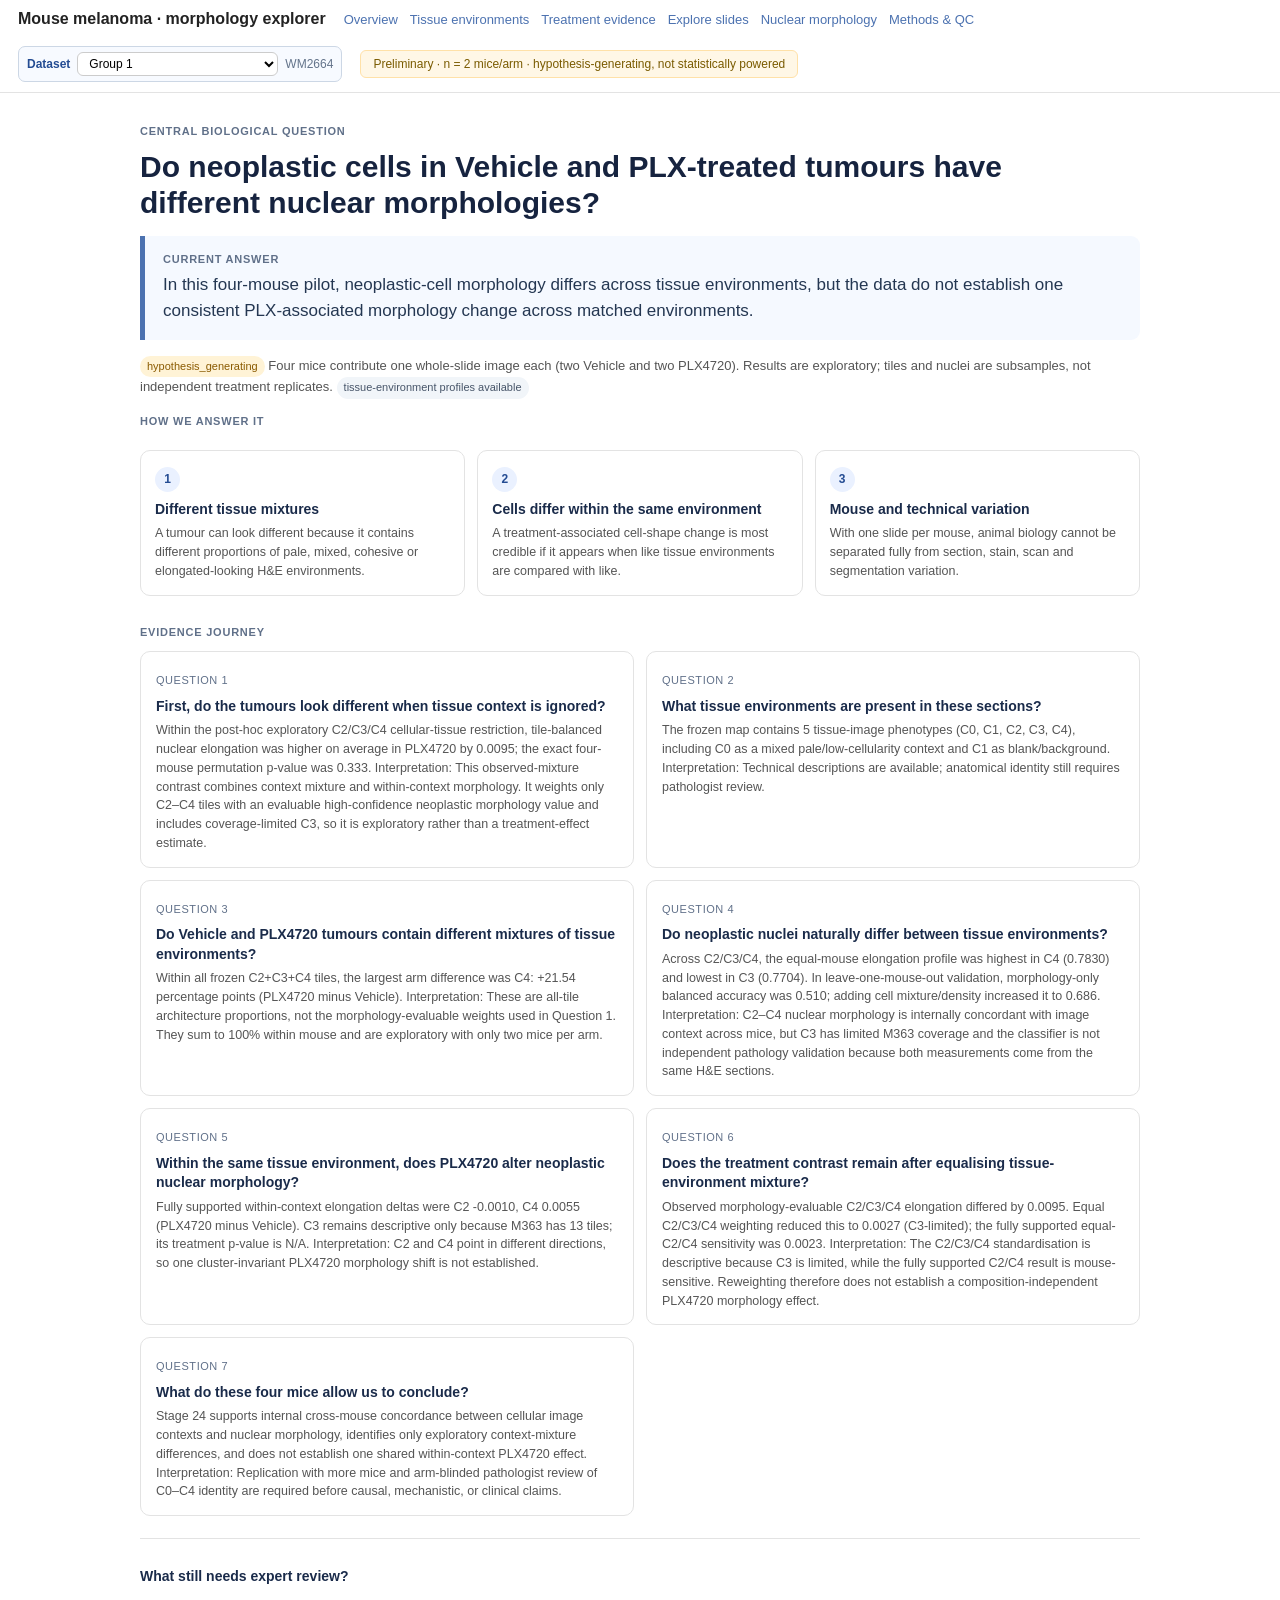
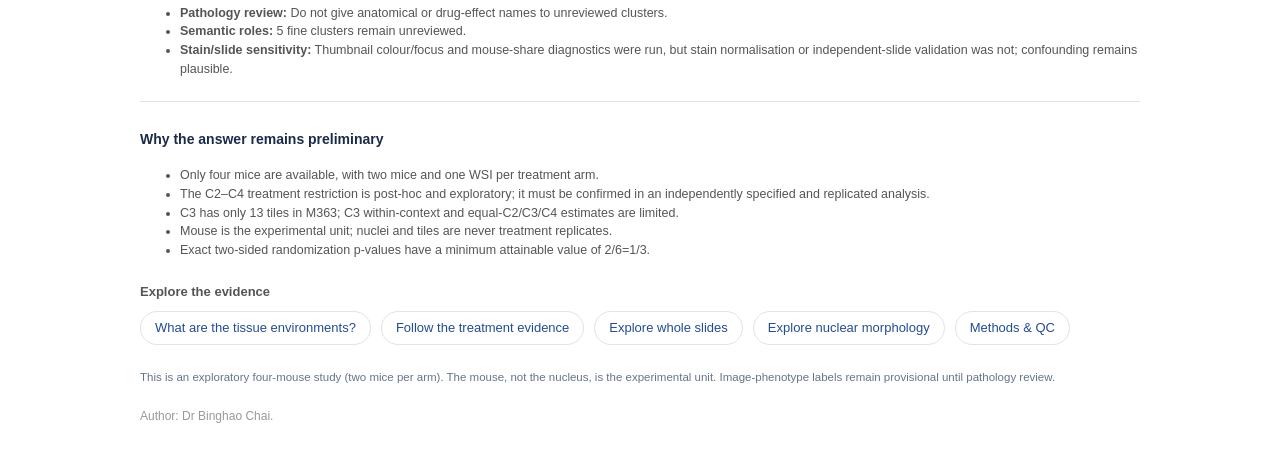
<file: index.html>
<!doctype html><html><head><meta charset="utf-8">
<title>Mouse melanoma · morphology explorer</title><link rel="stylesheet" href="style.css?v=20260825175521">
<style>
.home{max-width:1040px}.hero-question{font-size:30px;line-height:1.22;color:#16233f;margin:8px 0 14px;max-width:900px}
.answer{border-left:5px solid #4c72b0;background:#f5f9ff;padding:15px 18px;margin:0 0 16px;border-radius:0 9px 9px 0;font-size:17px;line-height:1.55;color:#243752}
.answer .eyebrow,.journey-title{display:block;text-transform:uppercase;letter-spacing:.07em;font-size:11px;font-weight:700;color:#607089;margin-bottom:4px}
.decomposition{display:grid;grid-template-columns:repeat(3,1fr);gap:12px;margin:20px 0 28px}.decomp{border:1px solid var(--line);border-radius:10px;padding:14px;background:#fff}
.decomp .step{display:inline-flex;width:25px;height:25px;align-items:center;justify-content:center;border-radius:50%;background:#eaf1ff;color:#244c93;font-weight:700;font-size:12px}.decomp h3{font-size:14px;line-height:1.35;margin:8px 0 5px;color:#1a2b4a}.decomp p{font-size:12.5px;line-height:1.5;color:#555;margin:0}
.explore{display:flex;gap:10px;flex-wrap:wrap;margin:8px 0 24px}
.explore a{border:1px solid var(--line);border-radius:999px;padding:6px 14px;text-decoration:none;color:#244c93;font-size:13px;background:#fff}
.explore a:hover{background:#f0f4fb}.summary-status{font-size:13px;color:#555;margin:6px 0 14px;line-height:1.6}.journey{display:grid;grid-template-columns:1fr 1fr;gap:12px;margin:10px 0 20px}
.journey a{border:1px solid var(--line);border-radius:10px;padding:14px 15px;text-decoration:none;color:inherit;background:#fff}.journey a:hover{box-shadow:0 3px 14px rgba(0,0,0,.08)}
.journey .number{font-size:11px;color:#607089;text-transform:uppercase;letter-spacing:.05em}.journey h3{font-size:14px;line-height:1.4;color:#1a2b4a;margin:5px 0}.journey p{font-size:12.5px;line-height:1.5;color:#555;margin:0}
.review-panel{border-top:1px solid var(--line);margin-top:22px;padding-top:12px}.review-panel h3{font-size:14px;color:#1a2b4a}.review-panel li{font-size:12.5px;color:#555;line-height:1.5}
@media(max-width:760px){.hero-question{font-size:24px}.decomposition,.journey{grid-template-columns:1fr}}
</style></head>
<body><header>
  <h1>Mouse melanoma · morphology explorer</h1>
  <nav class="crumbs"><a href="index.html">Overview</a><a href="phenotypes.html">Tissue environments</a><a href="experiments.html">Treatment evidence</a><a href="scatter.html">Explore slides</a><a href="cells.html">Nuclear morphology</a><a href="cluster_selection.html">Methods &amp; QC</a></nav>
  <div class="cohort-switcher" data-cohort-switcher>
    <label for="cohort_selector">Dataset</label>
    <select id="cohort_selector" aria-label="Select dataset">
      <option value="group_1">Group 1</option>
      <option value="group_2">Group 2 Archive</option>
      <option value="group_2_rescanned">Group 2 Rescanned</option>
      <option value="combined_rescanned">Group 1 + Group 2 Rescanned</option>
    </select>
    <span class="cohort-context" data-cohort-context></span>
  </div>
  <span class="banner" id="study_banner">Preliminary · n = 2 mice/arm · hypothesis-generating, not statistically powered</span>
</header>
<div class="home">
<span class="journey-title">Central biological question</span>
<h2 id="headline" class="hero-question">Do neoplastic cells in Vehicle and PLX-treated tumours have different nuclear morphologies?</h2>
<div id="plain_answer" class="answer"><span class="eyebrow">Current answer</span>Loading the current evidence…</div>
<div id="summary_status" class="summary-status"></div>

<span class="journey-title">How we answer it</span>
<div id="decomposition" class="decomposition"></div>

<span class="journey-title">Evidence journey</span>
<div id="journey" class="journey"></div>
<div id="review_flags" class="review-panel"></div>
<div id="limitations" class="review-panel"></div>

<p style="font-size:13px;color:#555;margin:22px 0 6px"><b>Explore the evidence</b></p>
<div class="explore">
  <a href="experiments.html#q2">What are the tissue environments?</a>
  <a href="experiments.html">Follow the treatment evidence</a>
  <a href="scatter.html">Explore whole slides</a><a href="cells.html">Explore nuclear morphology</a>
  <a href="cluster_selection.html">Methods &amp; QC</a>
</div>
<p id="study_limit_note" class="filter-note">This is an exploratory four-mouse study (two mice per arm). The mouse, not the nucleus, is the experimental unit. Image-phenotype labels remain provisional until pathology review.</p>
<p style="margin-top:22px;font-size:12px;color:#999">Author: Dr Binghao Chai.</p>
</div><script src="app.js?v=20260825175521"></script><script>
const STORY_CONTRACT={"schema_version":"2.0","audience":"Biologists, pathologists and clinically oriented collaborators; no computational-science background assumed.","central_question":"Do neoplastic cells in Vehicle and PLX-treated tumours have different nuclear morphologies?","central_answer":"In this four-mouse pilot, neoplastic-cell morphology differs across tissue environments, but the data do not establish one consistent PLX-associated morphology change across matched environments.","experimental_unit":"mouse","study_design_note":"Four mice contribute one whole-slide image each (two Vehicle and two PLX4720). Results are exploratory; tiles and nuclei are subsamples, not independent treatment replicates.","conceptual_model":{"label":"Why the main question must be separated","equation":"Observed whole-tumour morphology difference = tissue-environment mixture difference + within-matched-environment cell difference + mouse/slide/stain/segmentation variation","terms":[{"id":"mixture","plain_label":"Different tissue mixtures","explanation":"A tumour can look different because it contains different proportions of pale, mixed, cohesive or elongated-looking H&E environments."},{"id":"within_context","plain_label":"Cells differ within the same environment","explanation":"A treatment-associated cell-shape change is most credible if it appears when like tissue environments are compared with like."},{"id":"other_variation","plain_label":"Mouse and technical variation","explanation":"With one slide per mouse, animal biology cannot be separated fully from section, stain, scan and segmentation variation."}]},"metric_dictionary":{"eccentricity":{"plain_label":"Nuclear elongation","direction":"Higher values indicate a more elongated outline.","independence_group":"elongation","primary":true},"axis_ratio":{"plain_label":"Long-to-short axis ratio","direction":"Higher values indicate a more elongated outline.","independence_group":"elongation","primary":false,"caveat":"A deterministic re-expression of eccentricity, not independent confirmation."},"area":{"plain_label":"Nuclear area","direction":"Higher values indicate a larger segmented nuclear profile.","independence_group":"size","primary":true},"equivalent_diameter":{"plain_label":"Equivalent nuclear diameter","direction":"Higher values indicate a larger segmented nuclear profile.","independence_group":"size","primary":false,"caveat":"Derived directly from area, not independent confirmation."},"perimeter":{"plain_label":"Nuclear perimeter","direction":"Higher values indicate a longer segmented nuclear boundary.","independence_group":"boundary_size","primary":true},"compactness":{"plain_label":"Nuclear compactness","direction":"Higher values indicate a more compact, circle-like outline.","independence_group":"boundary_shape","primary":true},"solidity":{"plain_label":"Nuclear solidity","direction":"Lower values indicate a more indented or irregular outline.","independence_group":"boundary_shape","primary":true}},"evidence_journey":[{"id":"whole_tumour","step":1,"title":"First, do the tumours look different when tissue context is ignored?","motivation":"A whole-tumour comparison is the intuitive starting point, but it mixes every tissue environment in a slide.","question":"Across the four mice, are overall neoplastic nuclear measurements shifted between Vehicle and PLX4720?","method":"For each mouse, take the median across eligible high-confidence, non-edge neoplastic nuclei within each C2, C3 and C4 tile, then average the morphology-evaluable tiles equally. Compare the four mouse-level values; nuclei and tiles are not treated as treatment replicates.","result_prompt":"Show one dot per mouse in small metric panels, with Vehicle and PLX4720 separated. Display the PLX-minus-Vehicle difference and exact four-mouse permutation result as context, not as a discovery threshold.","interpretation":"Any restricted cellular-tissue difference is a candidate signal only: it may reflect altered C2–C4 mixture, a within-context cell change, or mouse/slide variation.","data_asset":"assets/neoplastic_experiments.json","chart_family":"mouse_dot_small_multiples","data_unit":"mouse","primary_metrics":["eccentricity","area","compactness","solidity","perimeter"]},{"id":"tissue_environments","step":2,"title":"What tissue environments are present in these sections?","motivation":"Neoplastic nuclear shape depends on the surrounding architecture, so biologically meaningful comparison requires a map of recurring H&E environments.","question":"What does each image-derived cluster appear to represent, where does it occur, and how confidently can it be named?","method":"Group UNI-v2 tile embeddings without using treatment labels or nuclear outcomes, then inspect representative tiles, slide locations, cell composition and morphology. Keep pathology names provisional until expert review.","result_prompt":"Show phenotype cards with full-resolution examples, slide locations, tile and nucleus coverage, morphology fingerprints and a three-level identity statement: technical description, candidate biological interpretation, pathologist confirmation status.","interpretation":"The clusters are recurring H&E image phenotypes, not proven anatomical compartments. Blank/background is not a biological morphology group, and all biological labels remain provisional.","data_asset":"assets/cluster_biology.json","chart_family":"phenotype_cards_and_spatial_maps","data_unit":"tile","advanced_detail":"Technical appendix: how the five image phenotypes were selected"},{"id":"context_composition","step":3,"title":"Do Vehicle and PLX4720 tumours contain different mixtures of tissue environments?","motivation":"A change in tumour architecture can shift whole-slide nuclear summaries even when cells do not change within matched environments.","question":"Does the proportion of tiles assigned to each tissue environment differ between treatment arms?","method":"Within each mouse's analysis-eligible cellular tissue, calculate the fractions of C2, C3 and C4 using all C2+C3+C4 image tiles as the denominator, including tiles with no eligible neoplastic nucleus. Compare the two Vehicle mice with the two PLX4720 mice; the three conditional fractions sum to 100%. Keep the complete C0/C1 definitions and exclusion rationale on the Tissue environments page.","result_prompt":"Use 100% stacked bars for the four individual mice and a separate dot plot of C2–C4 PLX-minus-Vehicle percentage-point differences. Label the denominator as the share of C2–C4 tiles; do not mix C0/C1 into treatment-facing plots.","interpretation":"Report candidate architecture shifts by cluster, but do not describe them as independent treatment effects or as proof of drug response.","data_asset":"assets/cluster_stratified_stats.json","chart_family":"stacked_composition_plus_delta_dots","data_unit":"mouse","exclude_from_biological_denominator":[0,1]},{"id":"context_morphology","step":4,"title":"Do neoplastic nuclei naturally differ between tissue environments?","motivation":"Stratification is useful only if image environments correspond to interpretable differences in the nuclei they contain.","question":"Across all slides, which nuclear measurements distinguish the biological tile clusters, and do those differences recur across mice?","method":"Assign each mapped high-confidence neoplastic nucleus to its containing tile. For the treatment-evidence population, summarise C2, C3 and C4 morphology within tiles and mice before pooling. Compare these clusters descriptively and test tile-level classification with leave-one-mouse-out validation; retain C0/C1 definitions on the Tissue environments page.","result_prompt":"Use a cluster-by-metric effect heatmap for the overview, mouse-balanced distributions for a selected metric, four mouse dots for recurrence, and held-out-mouse confusion matrices for classification. Never connect unordered clusters with lines.","interpretation":"Morphology that distinguishes embedding clusters supports biological concordance, not independent validation: both tile embeddings and nuclear features come from the same H&E sections.","data_asset":"assets/cluster_biology.json","chart_family":"cluster_metric_heatmap_plus_distributions","data_unit":"tile_nested_in_mouse","exclude_clusters":[0,1],"limited_clusters":[3]},{"id":"within_context_treatment","step":5,"title":"Within the same tissue environment, does PLX4720 alter neoplastic nuclear morphology?","motivation":"Matching tissue context separates a possible cell-level change from a change in the amount of each environment.","question":"For each supported cluster and morphology metric, is the PLX-minus-Vehicle direction consistent across mice?","method":"Within each C2, C3 and C4 cellular-tissue cluster, calculate one morphology summary per mouse, compare two Vehicle with two PLX4720 mice, and inspect leave-one-mouse-out direction when all four mice pass the support gate. Mark C3 treatment inference as limited when M363 does not meet tile support. Do not pool nuclei as treatment replicates.","result_prompt":"Use a cluster-by-metric treatment-effect heatmap. Selecting a cell must reveal the four raw mouse dots, sample coverage and robustness status; unsupported cells display N/A rather than zero.","interpretation":"A credible shared treatment phenotype would require comparable directions across supported contexts and mice. Heterogeneous directions argue against a cluster-invariant effect in this pilot.","data_asset":"assets/cluster_stratified_stats.json","chart_family":"effect_heatmap_with_mouse_dot_drilldown","data_unit":"mouse","unsupported_display":"N/A"},{"id":"composition_standardisation","step":6,"title":"Does the treatment contrast remain after equalising tissue-environment mixture?","motivation":"Standardisation asks what the overall comparison would look like if every mouse contributed the same supported cluster mixture.","question":"How does the overall morphology contrast change under equal-cluster and pooled-reference weighting?","method":"Compare each mouse's observed C2–C4 morphology-evaluable-tile summary with an equal-C2/C3/C4 reweighting, then repeat the standardisation in the fully supported C2/C4 subset. Compare the same four mouse-level values under each estimand.","result_prompt":"Use aligned observed-mixture and equal-mixture mouse-dot panels on the same scale, with the fully supported C2/C4 analysis shown separately. Any descriptive decomposition must include its covariance residual and must not be presented as causal. Do not imply that reweighting creates additional animals.","interpretation":"If standardised estimates remain mouse-sensitive or disagree across contexts, the data do not support a composition-independent treatment effect.","data_asset":"assets/cluster_stratified_stats.json","chart_family":"standardisation_mouse_dot_panels","data_unit":"mouse"},{"id":"conclusion","step":7,"title":"What do these four mice allow us to conclude?","motivation":"The final claim must reflect biological evidence, experimental replication and technical uncertainty together.","question":"Which observations are supported, which are hypotheses, and what evidence is still needed?","method":"Triangulate whole-slide, architecture, cross-context, within-context, standardised and sensitivity results; preserve mouse as the experimental unit.","result_prompt":"Show a claim-evidence matrix with Supported observation, Candidate hypothesis, Not established and Next validation columns. Keep technical sensitivity tables collapsible.","interpretation":"Current evidence supports heterogeneous tissue contexts and context-associated nuclear morphology. It does not establish a causal, cluster-invariant PLX-induced nuclear phenotype.","data_asset":"assets/biological_story.json","chart_family":"claim_evidence_matrix","data_unit":"claim"}],"chart_rules":{"unordered_categories":["cluster","tissue_environment","mouse_id"],"forbidden_for_unordered_categories":["line","slope","connected_scatter","smoothed_trend"],"required_for_treatment_inference":"Show the four mouse-level observations wherever a treatment contrast is presented.","missing_data":"Render unsupported estimates as N/A with the reason; never coerce missing or insufficient evidence to zero.","colour":"Treatment colour and cluster colour encode different concepts and must not be reused interchangeably.","tooltips":"Every interactive mark must state metric, unit, aggregation level, denominator and sample coverage.","technical_detail":"K selection, clustering stability, sensitivity grids and implementation parameters belong in Methods & QC or collapsible advanced detail."},"navigation":[{"label":"Overview","href":"index.html"},{"label":"Tissue environments","href":"phenotypes.html"},{"label":"Treatment evidence","href":"experiments.html"},{"label":"Explore slides","href":"scatter.html"},{"label":"Nuclear morphology","href":"cells.html"},{"label":"Methods & QC","href":"cluster_selection.html"}]};
function asText(x){if(typeof x==="string")return x;if(!x)return "";const summary=x.summary||x.text||"",interpretation=x.interpretation||"";
  if(summary&&interpretation&&summary!==interpretation)return `${summary} Interpretation: ${interpretation}`;return summary||interpretation||x.note||"";}
function centralBlock(B,S){const c=(B&&(B.centralQuestion||B.central_question))||{},meta=S&&S.meta||{},selected=activeCohort();
  if(selected.id==="group_1")return {question:STORY_CONTRACT.central_question,answer:STORY_CONTRACT.central_answer,
    status:c.status||(B&&B.status)||(S&&S.status)||meta.status||"hypothesis-generating",note:STORY_CONTRACT.study_design_note,available:!!(B||S)};
  const question=typeof c==="string"?c:(c.question||c.text)||(B&&(B.central_question||B.centralQuestion));
  const answer=(B&&(B.centralAnswer||B.central_answer))||(typeof c==="object"&&(c.plainLanguageAnswer||c.plain_language_answer||c.answer||c.summary));
  const note=(B&&(B.studyDesignNote||B.study_design_note))||(S&&(S.studyDesignNote||S.study_design_note));
  return {question:typeof question==="string"?question:STORY_CONTRACT.central_question,answer:typeof answer==="string"?answer:null,
    status:c.status||(B&&B.status)||(S&&S.status)||meta.status||"unavailable",note:note||`${selected.label}: ${selected.context}.`,available:!!answer};}
function journeyRows(B){const observed=new Map(((B&&(B.evidenceJourney||B.evidence_journey))||[]).map(x=>[String(x.id),x])),allowContractFallback=ACTIVE_COHORT_ID==="group_1";
  return STORY_CONTRACT.evidence_journey.map((planned,i)=>{const result=observed.get(String(planned.id))||{};return{
    question:result.title||planned.title||planned.question,finding:asText(result.finding||result.result||result.summary)||result.interpretation||(allowContractFallback?planned.interpretation:`No ${activeCohort().label} result asset is available for this objective.`),
    href:`experiments.html#q${planned.step||i+1}`};});}
(async()=>{const $=id=>document.getElementById(id),[B,C,S]=await Promise.all([
    loadOptionalJSON("assets/biological_story.json"),loadOptionalJSON("assets/cluster_biology.json"),loadOptionalJSON("assets/science_summary.json")]);
  const terms=STORY_CONTRACT.conceptual_model.terms||[];$("decomposition").innerHTML=terms.map((x,i)=>`<a class="decomp" href="experiments.html" style="text-decoration:none;color:inherit"><span class="step">${i+1}</span><h3>${esc(x.plain_label)}</h3><p>${esc(x.explanation)}</p></a>`).join("");
  const central=centralBlock(B,S);$("headline").textContent=central.question;$("plain_answer").innerHTML=`<span class="eyebrow">Current answer</span>${esc(central.answer||cohortUnavailableMessage("biological-result"))}`;
  if(!B&&!C&&!S) unavailable("summary_status",cohortUnavailableMessage("biological-result"));
  else $("summary_status").innerHTML=`<span class="reviewbadge warn">${esc(central.status)}</span> ${esc(central.note)}`+
      (C?` <span class="reviewbadge">tissue-environment profiles available</span>`:` <span class="reviewbadge warn">environment profiles pending</span>`);
  const rows=journeyRows(B);$("journey").innerHTML=rows.map((x,i)=>`<a href="${esc(x.href)}"><span class="number">Question ${i+1}</span><h3>${esc(x.question)}</h3><p>${esc(x.finding)}</p></a>`).join("");
  const rf=(B&&B.reviewFlags)||(B&&B.review_flags)||(S&&S.reviewFlags)||[];if(rf.length) $("review_flags").innerHTML=`<h3>What still needs expert review?</h3><ul>${rf.map(r=>`<li><b>${esc(r.label||r.title||r.status||"Review item")}:</b> ${esc(asText(r))}</li>`).join("")}</ul>`;
  const lim=(B&&B.limitations)||(S&&S.limitations)||[];if(lim.length) $("limitations").innerHTML=`<h3>Why the answer remains preliminary</h3><ul>${lim.slice(0,5).map(x=>`<li>${esc(asText(x)||x)}</li>`).join("")}</ul>`;
  if(ACTIVE_COHORT_ID==="group_2")$("study_limit_note").textContent="Group 2 Archive is the original scan of the exploratory four-mouse Group 2 cohort (two mice per arm), labelled Group 2's cell line until the name is confirmed by a colleague. It is superseded by Group 2 Rescanned. The mouse, not the nucleus, is the experimental unit.";
  if(ACTIVE_COHORT_ID==="group_2_rescanned")$("study_limit_note").textContent="Group 2 Rescanned is an exploratory four-mouse cohort (two mice per arm; same mice as Group 2, rescanned), labelled Group 2's cell line until the name is confirmed by a colleague. The mouse, not the nucleus, is the experimental unit.";
  if(ACTIVE_COHORT_ID==="combined")$("study_limit_note").textContent="Combined (Archive) is a cohort-blocked synthesis of eight WSIs across Group 1 and the archived Group 2 scan. Cohort-local C# labels are not aligned or pooled by number; mice remain the experimental units.";
  if(ACTIVE_COHORT_ID==="combined_rescanned")$("study_limit_note").textContent="Group 1 + Group 2 Rescanned is a cohort-blocked synthesis of eight WSIs across Group 1 and Group 2 Rescanned. Cohort-local C# labels are not aligned or pooled by number; mice remain the experimental units.";
})();
</script></body></html>
</file>
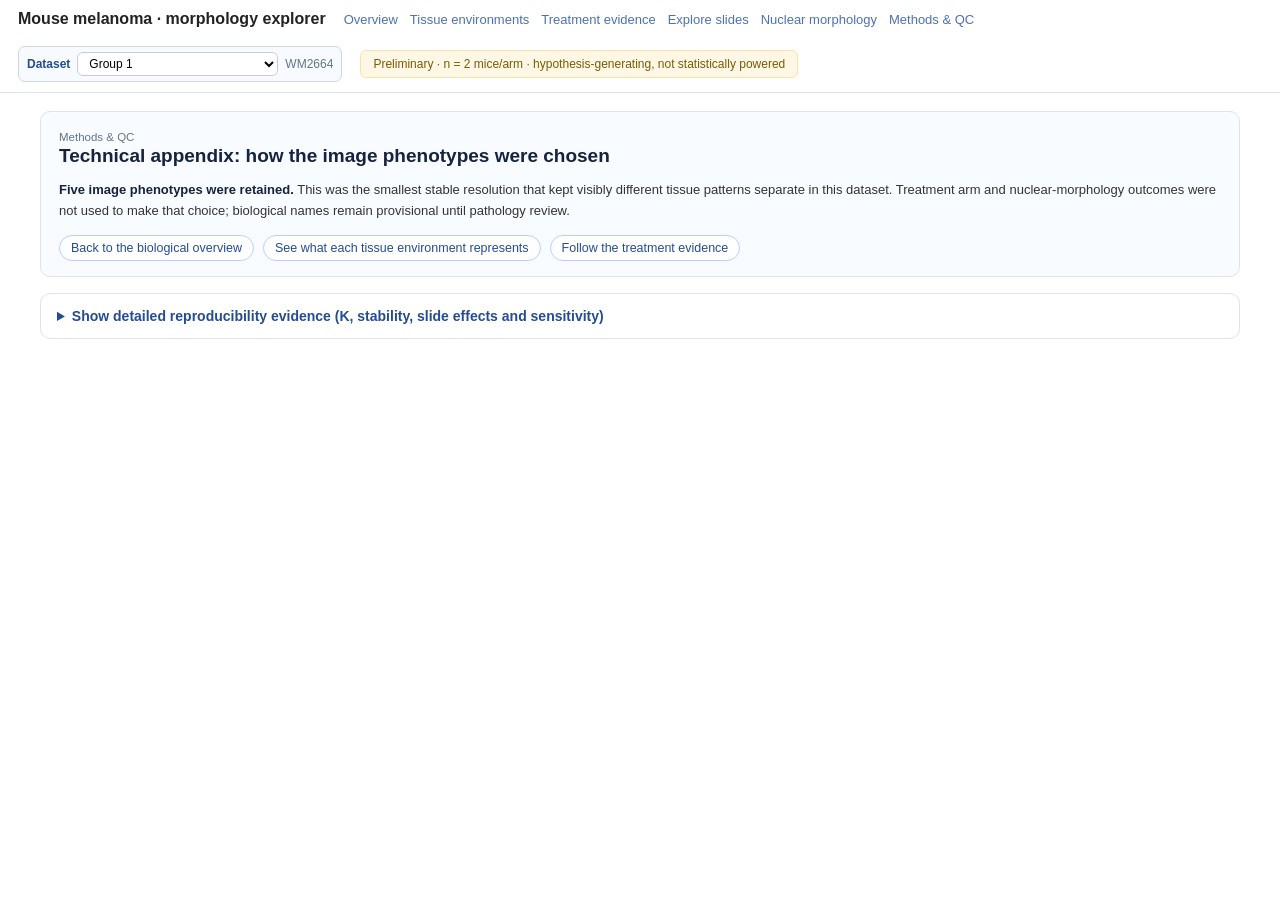
<file: cluster_selection.html>
<!doctype html><html><head><meta charset="utf-8">
<title>Methods &amp; QC · image-phenotype selection</title>
<link rel="stylesheet" href="style.css?v=20260825175521"><script src="https://cdn.plot.ly/plotly-2.32.0.min.js"></script>
<style>
.ksbody{max-width:1240px;margin:0 auto;padding:18px 20px 60px}.kshero{border:1px solid var(--line);border-radius:10px;padding:15px 18px;background:#f8fbff}
.kshero h2{margin:0 0 7px;color:#16233f;font-size:19px}.ksgrid{display:grid;grid-template-columns:1fr 1fr;gap:14px;margin-top:16px}
.kspanel{border:1px solid var(--line);border-radius:9px;padding:13px 15px;background:#fff}.kspanel h3{font-size:15px;color:#16233f;margin:0 0 6px}
.chart{min-height:360px}.smalltable{border-collapse:collapse;width:100%;font-size:12px}.smalltable th,.smalltable td{border-bottom:1px solid #eee;padding:6px 8px;text-align:left}
.smalltable th{background:#fafafa;position:sticky;top:0}.scroll{max-height:410px;overflow:auto}.gallery{display:grid;grid-template-columns:repeat(auto-fit,minmax(250px,1fr));gap:10px}
.gallery figure{margin:0;border:1px solid #eee;border-radius:7px;padding:7px}.gallery img{width:100%;display:block}.gallery figcaption{font-size:11.5px;color:#555;margin-top:5px;line-height:1.4}
.decision{font-size:13px;line-height:1.6;color:#333}.decision b{color:#16233f}.jsonblock{white-space:pre-wrap;word-break:break-word;max-height:320px;overflow:auto;background:#f7f8fa;border:1px solid #eee;border-radius:6px;padding:9px;font-size:11px}
details{margin-top:10px}details>summary{cursor:pointer;color:#244c93;font-size:12.5px;font-weight:600}@media(max-width:900px){.ksgrid{grid-template-columns:1fr}}
.backlinks{display:flex;gap:9px;flex-wrap:wrap;margin-top:12px}.backlinks a{border:1px solid #b9d0ff;border-radius:999px;padding:5px 11px;text-decoration:none;color:#244c93;background:#fff;font-size:12.5px}
.technical-evidence{margin-top:16px;border:1px solid var(--line);border-radius:10px;background:#fff}.technical-evidence>summary{padding:14px 16px;font-size:14px;color:#244c93}.technical-evidence[open]>summary{border-bottom:1px solid var(--line)}.technical-inner{padding:0 0 4px}.technical-source{font-size:11.5px;color:#64748b;padding:12px 15px 0}
</style></head><body><header>
  <h1>Mouse melanoma · morphology explorer</h1>
  <nav class="crumbs"><a href="index.html">Overview</a><a href="phenotypes.html">Tissue environments</a><a href="experiments.html">Treatment evidence</a><a href="scatter.html">Explore slides</a><a href="cells.html">Nuclear morphology</a><a href="cluster_selection.html">Methods &amp; QC</a></nav>
  <div class="cohort-switcher" data-cohort-switcher>
    <label for="cohort_selector">Dataset</label>
    <select id="cohort_selector" aria-label="Select dataset">
      <option value="group_1">Group 1</option>
      <option value="group_2">Group 2 Archive</option>
      <option value="group_2_rescanned">Group 2 Rescanned</option>
      <option value="combined_rescanned">Group 1 + Group 2 Rescanned</option>
    </select>
    <span class="cohort-context" data-cohort-context></span>
  </div>
  <span class="banner" id="study_banner">Preliminary · n = 2 mice/arm · hypothesis-generating, not statistically powered</span>
</header>
<main class="ksbody"><section class="kshero"><span class="filter-note">Methods &amp; QC</span><h2>Technical appendix: how the image phenotypes were chosen</h2>
 <p id="selection_plain" class="decision">Loading the finalized image-phenotype resolution…</p>
 <div class="backlinks"><a href="index.html">Back to the biological overview</a><a href="phenotypes.html">See what each tissue environment represents</a><a href="experiments.html">Follow the treatment evidence</a></div></section>
<details id="technical_evidence" class="technical-evidence"><summary>Show detailed reproducibility evidence (K, stability, slide effects and sensitivity)</summary><div class="technical-inner">
<div id="ks_status" class="technical-source"></div>
<p class="decision" style="padding:0 15px">The algorithmic choice combines stability, separation, slide/mouse confounding, spatial coherence and arm-blinded image review. Treatment outcomes are not used to choose the number of phenotypes.</p>
<div class="ksgrid"><section class="kspanel"><h3>Selection decision</h3><div id="decision"></div></section>
 <section class="kspanel"><h3>Hard gates and candidate status</h3><div class="scroll"><table id="candidate_table" class="smalltable"></table></div></section></div>
<section class="kspanel" style="margin-top:14px"><h3>Complete candidate scorecard</h3><p class="filter-note">Every field emitted for every candidate is retained here; use the metric selector below for a focused plot.</p>
 <div class="scroll"><table id="candidate_all_table" class="smalltable"></table></div>
 <details><summary>Selection configuration, hashes and nuisance status</summary><pre id="selection_provenance" class="jsonblock"></pre></details></section>
<section class="kspanel" style="margin-top:14px"><h3>Quantitative evidence across K</h3><div id="metric_controls"></div><div id="metric_plot" class="chart"></div></section>
<div class="ksgrid"><section class="kspanel"><h3>Slide/mouse dominance</h3><div id="mouse_plot" class="chart"></div></section>
 <section class="kspanel"><h3>Stability and leave-one-WSI-out checks</h3><div id="stability_plot" class="chart"></div></section></div>
<div class="ksgrid"><section class="kspanel"><h3>Within-slide spatial coherence</h3><div id="spatial_plot" class="chart"></div></section>
 <section class="kspanel"><h3>Fragmentation by slide and cluster</h3><div id="fragmentation_plot" class="chart"></div></section></div>
<section class="kspanel" style="margin-top:14px"><h3>Candidate and selected-cluster galleries</h3><p class="filter-note">Visual labels are tentative until reviewed. A colour-different region is not called drug-affected from clustering alone.</p><div id="gallery" class="gallery"></div></section>
<section class="kspanel" style="margin-top:14px"><h3>K-boundary / lineage sensitivity</h3><div id="lineage_plot" class="chart"></div><div class="scroll"><table id="lineage_table" class="smalltable"></table></div></section>
</div></details></main><script src="app.js?v=20260825175521"></script><script>
const $=id=>document.getElementById(id),PCFG={responsive:true,displaylogo:false,displayModeBar:false};let D;
const arr=x=>Array.isArray(x)?x:[];const v=(o,ks,d=null)=>{for(const k of ks)if(o&&o[k]!=null)return o[k];return d};
const f=x=>x==null||!Number.isFinite(+x)?"—":(+x).toFixed(3);const fmt=x=>x==null?"—":typeof x==="object"?JSON.stringify(x):Number.isFinite(+x)&&String(x).trim()!==""?Number(x).toPrecision(5):String(x);function table(id,cols,rows){$(id).innerHTML="<thead><tr>"+cols.map(c=>`<th>${esc(c.h)}</th>`).join("")+"</tr></thead><tbody>"+rows.map(r=>"<tr>"+cols.map(c=>`<td>${esc(c.f(r))}</td>`).join("")+"</tr>").join("")+"</tbody>";}
function decision(){const s=D.selection||D,sel=v(s,["selected_k"],v(D,["selected_k"])),status=v(s,["status"],v(D,["status"],"unknown")),rule=v(s,["rule","selection_rule"],v(D,["rule"],"not recorded")),n=D.nuisance||{};
 $("decision").innerHTML=`<p><span class="runbadge">${esc(D.run_id||"unknown run")}</span></p><p><b>${D.frozen?"Frozen":"Suggested (not finalized)"} K:</b> ${sel==null?"not available":esc(sel)}</p><p><b>Status:</b> ${esc(status)}</p><p><b>Rule:</b> ${esc(typeof rule==="string"?rule:JSON.stringify(rule))}</p><p><b>Atlas nuisance proxy:</b> ${esc(n.available===true?"available":n.unavailable_reason||"unavailable")}<br><span class="filter-note">${esc(n.limitations||n.scan_time||"")}</span></p>`;}
function candidates(){const rows=arr(D.candidateMetrics||D.candidate_metrics),provenance={selection:D.selection||null,config:v(D.selection||D,["config"],null),input_hashes:v(D.selection||D,["input_hashes"],null),nuisance:D.nuisance||null,source:D.source||null};$("selection_provenance").textContent=JSON.stringify(provenance,null,2);if(!rows.length){["candidate_table","candidate_all_table","metric_plot","mouse_plot","stability_plot"].forEach(id=>unavailable(id,"Candidate metrics unavailable."));return;}table("candidate_table",[
 {h:"K",f:r=>v(r,["k","K"])},{h:"Rule-selected candidate",f:r=>String(v(r,["selected"],false))},{h:"Eligible",f:r=>String(v(r,["eligible","hard_gate_pass"],"—"))},{h:"Hard-gate status",f:r=>v(r,["hard_gate_reason","decision_reason","status"],"—")},{h:"Within 1 SE",f:r=>String(v(r,["within_one_se"],"—"))},{h:"Qualitative preservation",f:r=>String(v(r,["qualitative_preservation"],"—"))},{h:"Undersegmentation",f:r=>String(v(r,["undersegmentation"],"—"))},{h:"Review notes",f:r=>v(r,["qualitative_notes"],"—")},{h:"Silhouette",f:r=>f(v(r,["silhouette","silhouette_mean"]))},{h:"Seed ARI",f:r=>f(v(r,["seed_ari","seed_ari_median"]))},{h:"Centroid margin q10",f:r=>f(v(r,["centroid_margin_q10"]))},{h:"Mouse NMI",f:r=>f(v(r,["mouse_cluster_nmi","mouse_nmi"]))}],rows);
 const allFields=[...new Set(rows.flatMap(Object.keys))],first=["k","selected","eligible","hard_gate_reason","within_one_se","qualitative_preservation","undersegmentation","qualitative_notes"],ordered=[...first.filter(k=>allFields.includes(k)),...allFields.filter(k=>!first.includes(k)).sort()];
 table("candidate_all_table",ordered.map(k=>({h:k,f:r=>fmt(r[k])})),rows);
 const skip=new Set(["k","K","eligible","hard_gate_pass","decision_reason","status"]),numeric=[...new Set(rows.flatMap(r=>Object.keys(r).filter(k=>!skip.has(k)&&Number.isFinite(+r[k]))))];
 $("metric_controls").innerHTML=`<label>Metric <select id="ks_metric">${numeric.map(k=>`<option value="${esc(k)}">${esc(k.replaceAll("_"," "))}</option>`).join("")}</select></label>`;
 const draw=()=>{const m=$("ks_metric").value,sel=+v(D,["selected_k"],-1),decisionLabel=D.frozen?"frozen":"suggested, not finalized";Plotly.react("metric_plot",[{x:rows.map(r=>v(r,["k","K"])),y:rows.map(r=>r[m]),mode:"lines+markers",marker:{size:rows.map(r=>+r.k===sel?13:8),color:rows.map(r=>+r.k===sel?"#c0504d":"#244c93")},text:rows.map(r=>+r.k===sel?decisionLabel:"candidate"),hovertemplate:"K=%{x}<br>%{y:.4g}<br>%{text}<extra></extra>"}],{margin:{t:20,b:48,l:62,r:12},xaxis:{title:"K",dtick:1},yaxis:{title:m}},PCFG)};if(numeric.length){$("ks_metric").onchange=draw;draw();}else unavailable("metric_plot","No numeric candidate metrics.");
 Plotly.react("mouse_plot",[{x:rows.map(r=>v(r,["k","K"])),y:rows.map(r=>v(r,["mouse_cluster_nmi","mouse_nmi"])),mode:"lines+markers",name:"mouse–cluster NMI",marker:{color:"#c0504d"}},{x:rows.map(r=>v(r,["k","K"])),y:rows.map(r=>v(r,["max_cluster_mouse_share","max_mouse_share","single_mouse_share"])),mode:"lines+markers",name:"maximum cluster mouse share",marker:{color:"#d79a45"}}],{margin:{t:20,b:48,l:62,r:12},xaxis:{title:"K",dtick:1},yaxis:{title:"mouse/slide confounding diagnostic"}},PCFG);
 Plotly.react("stability_plot",[{x:rows.map(r=>v(r,["k","K"])),y:rows.map(r=>v(r,["seed_ari","seed_ari_median"])),mode:"lines+markers",name:"seed ARI"},{x:rows.map(r=>v(r,["k","K"])),y:rows.map(r=>v(r,["bootstrap_ari","bootstrap_ari_median"])),mode:"lines+markers",name:"bootstrap ARI"},{x:rows.map(r=>v(r,["k","K"])),y:rows.map(r=>v(r,["loo_ari_held_out_median"])),mode:"lines+markers",name:"leave-one-WSI-out ARI"}],{margin:{t:20,b:48,l:62,r:12},xaxis:{title:"K",dtick:1},yaxis:{title:"stability"}},PCFG);}
function spatial(){const rows=arr(D.spatialDiagnostics),frag=arr(D.fragmentationDiagnostics);if(rows.length){const mice=[...new Set(rows.map(r=>String(r.mouse_id)))].sort();Plotly.react("spatial_plot",mice.map((m,i)=>{const g=rows.filter(r=>String(r.mouse_id)===m).sort((a,b)=>+a.k-+b.k);return{x:g.map(r=>r.k),y:g.map(r=>r.excess_agreement),mode:"lines+markers",name:`Slide ${String.fromCharCode(65+i)}`,customdata:g.map(r=>[r.observed_agreement,r.permutation_mean,r.n_adjacencies]),hovertemplate:"K=%{x}<br>excess agreement %{y:.3f}<br>observed %{customdata[0]:.3f} · null %{customdata[1]:.3f}<br>%{customdata[2]} adjacencies<extra></extra>"}}),{margin:{t:20,b:48,l:62,r:12},xaxis:{title:"K",dtick:1},yaxis:{title:"agreement above within-slide permutation"}},PCFG)}else unavailable("spatial_plot","Spatial-coherence diagnostics are unavailable.");
 if(frag.length){Plotly.react("fragmentation_plot",[{x:frag.map(r=>r.k),y:frag.map(r=>r.components_per_100_tiles),mode:"markers",type:"scattergl",name:"slide×cluster",marker:{size:8,opacity:.65,color:frag.map(r=>r.cluster),colorscale:"Viridis"},customdata:frag.map(r=>[r.cluster,r.n_tiles,r.largest_component_fraction,r.isolated_tile_fraction]),hovertemplate:"K=%{x} · run-local C%{customdata[0]}<br>%{y:.2f} components / 100 tiles<br>%{customdata[1]} tiles · largest component %{customdata[2]:.1%}<br>isolated tile fraction %{customdata[3]:.1%}<extra></extra>"}],{margin:{t:20,b:48,l:62,r:12},xaxis:{title:"K",dtick:1},yaxis:{title:"connected components / 100 tiles"}},PCFG)}else unavailable("fragmentation_plot","Fragmentation diagnostics are unavailable.");}
function gallery(){const vis=D.visuals||{},items=[];function walk(x,label){if(typeof x==="string"&&/\.(png|jpe?g|webp|svg)$/i.test(x))items.push({src:x,label});else if(Array.isArray(x))x.forEach((v,i)=>walk(v,`${label} ${i+1}`));else if(x&&typeof x==="object")Object.entries(x).forEach(([k,v])=>walk(v,k));}walk(vis,"gallery");
 if(!items.length){unavailable("gallery","No exemplar/gallery images are referenced by this run.");return;}$("gallery").innerHTML=items.map(x=>`<figure><img loading="lazy" src="${esc(x.src.startsWith("assets/")?av(x.src):av("assets/cluster_selection/"+x.src))}" alt="${esc(x.label)}"><figcaption>${esc(x.label)} · tentative, run-local interpretation</figcaption></figure>`).join("");}
function lineage(){const rows=arr(D.lineage);if(!rows.length){unavailable("lineage_plot","No lineage/K-boundary rows available.");return;}const label=r=>`${v(r,["k_from"],"?")}:C${v(r,["cluster_from"],"?")}→${v(r,["k_to"],"?")}:C${v(r,["cluster_to"],"?")}`,x=rows.map(label),y=rows.map(r=>v(r,["fraction_of_from","overlap","jaccard","ari","score"]));Plotly.react("lineage_plot",[{x,y,type:"bar",marker:{color:"#7488c0"},customdata:rows.map(r=>[v(r,["fraction_of_to"]),v(r,["n_tiles"])]),hovertemplate:"%{x}<br>fraction of parent %{y:.3f}<br>fraction of child %{customdata[0]:.3f}<br>%{customdata[1]} tiles<extra></extra>"}],{margin:{t:20,b:100,l:62,r:12},xaxis:{tickangle:-35},yaxis:{title:"fraction of parent carried into child"}},PCFG);table("lineage_table",[{h:"Transition",f:label},{h:"Tiles",f:r=>v(r,["n_tiles"],"—")},{h:"Fraction of parent",f:r=>f(v(r,["fraction_of_from","overlap","jaccard","score"]))},{h:"Fraction of child",f:r=>f(v(r,["fraction_of_to"]))}],rows);}
(async()=>{D=await loadOptionalJSON("assets/cluster_selection.json");if(!D||D.available===false){$("selection_plain").innerHTML="The finalized image-phenotype choice is unavailable; no older result has been substituted.";unavailable("ks_status",D&&D.message?D.message:"cluster_selection.json is unavailable. Run the cluster-selection analysis and src/20 builder.");["decision","candidate_table","candidate_all_table","selection_provenance","metric_plot","mouse_plot","stability_plot","spatial_plot","fragmentation_plot","gallery","lineage_plot"].forEach(id=>unavailable(id,"Cluster-selection evidence unavailable."));return;}
 const s=D.selection||D,sel=v(s,["selected_k"],v(D,["selected_k"])),words={3:"Three",4:"Four",5:"Five",6:"Six",7:"Seven",8:"Eight",9:"Nine"},label=words[+sel]||String(sel||"The selected set of");
 $("selection_plain").innerHTML=`<b>${esc(label)} image phenotypes were retained.</b> This was the smallest stable resolution that kept visibly different tissue patterns separate in this dataset. Treatment arm and nuclear-morphology outcomes were not used to make that choice; biological names remain provisional until pathology review.`;
 $("ks_status").innerHTML=`<span class="runbadge">${esc(D.run_id||"unknown run")}</span> Source: ${esc(D.source||"cluster_selection.json")}`;decision();candidates();spatial();gallery();lineage();
 $("technical_evidence").addEventListener("toggle",()=>{if($("technical_evidence").open)requestAnimationFrame(()=>["metric_plot","mouse_plot","stability_plot","spatial_plot","fragmentation_plot","lineage_plot"].forEach(id=>{const el=$(id);if(el&&el.data)Plotly.Plots.resize(el);}));});
})().catch(e=>{$("selection_plain").textContent="The finalized image-phenotype choice could not be loaded.";unavailable("ks_status",e.message)});
</script></body></html>
</file>
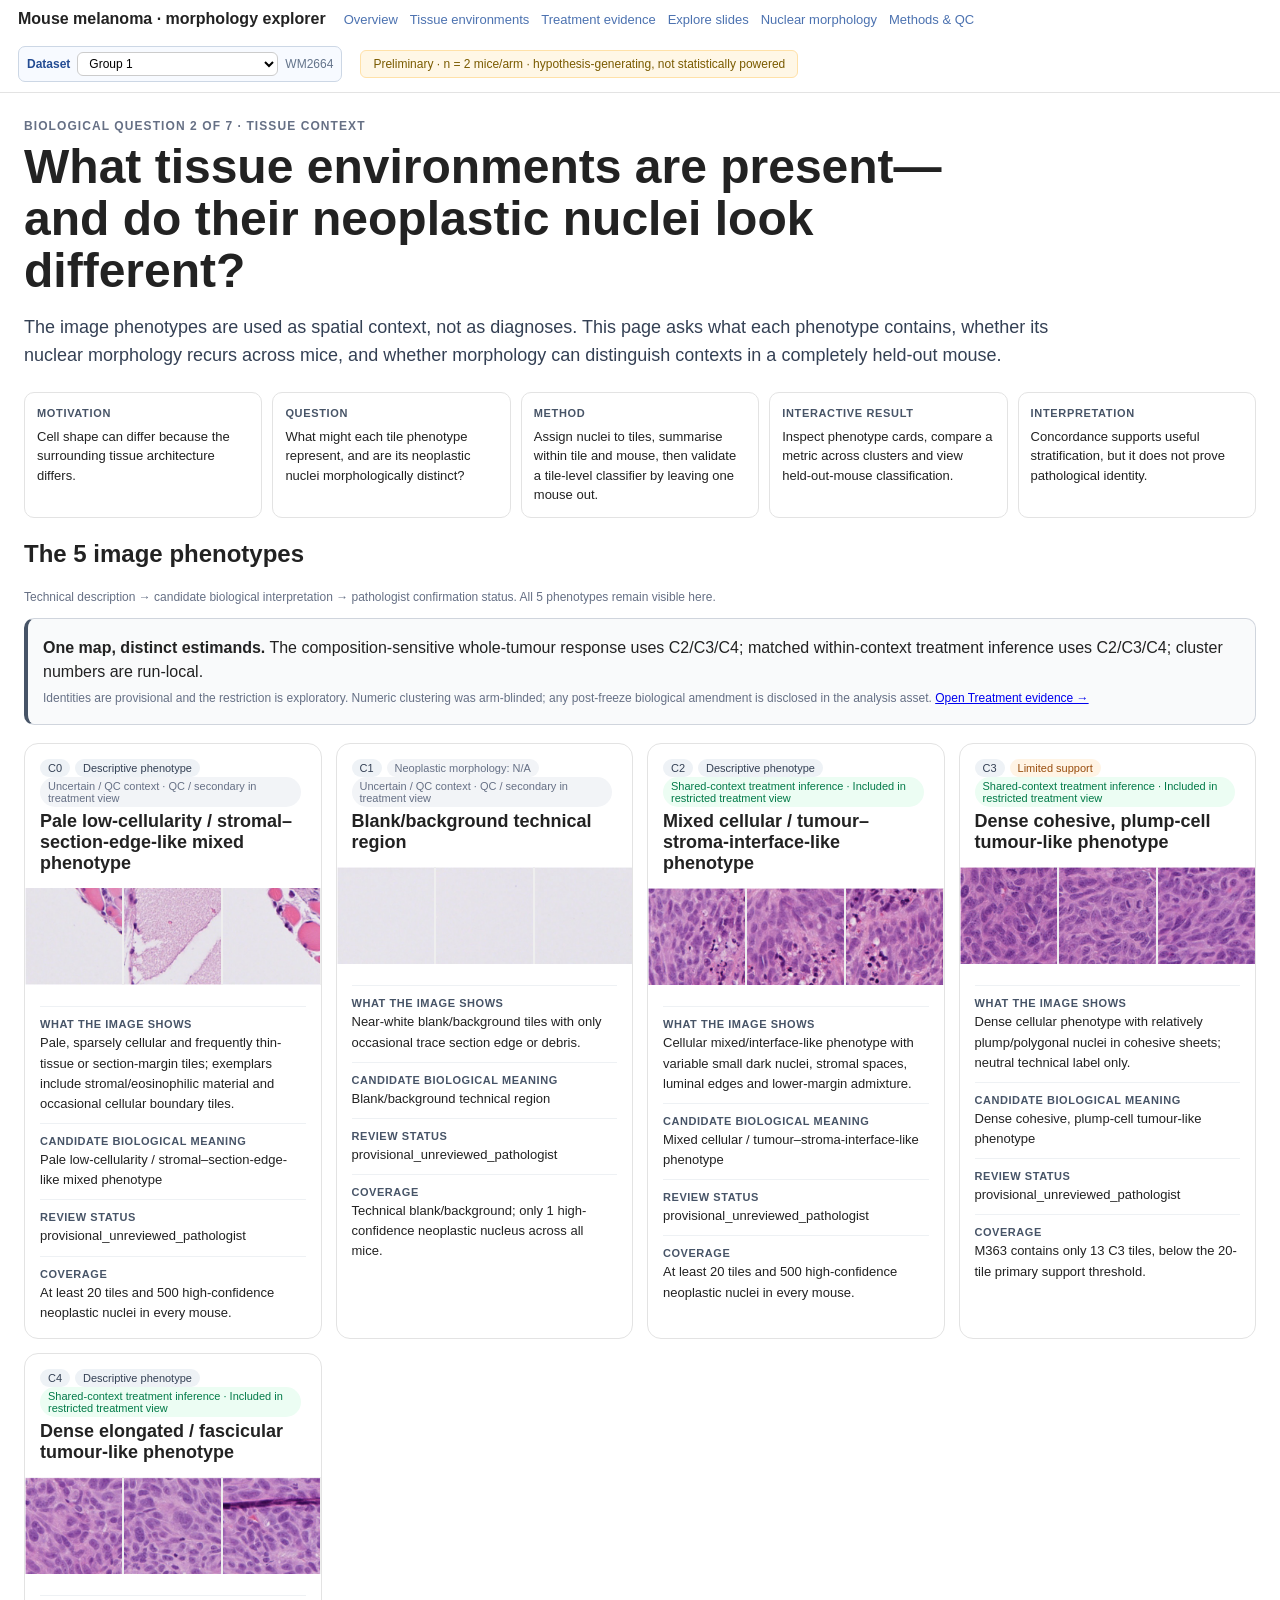
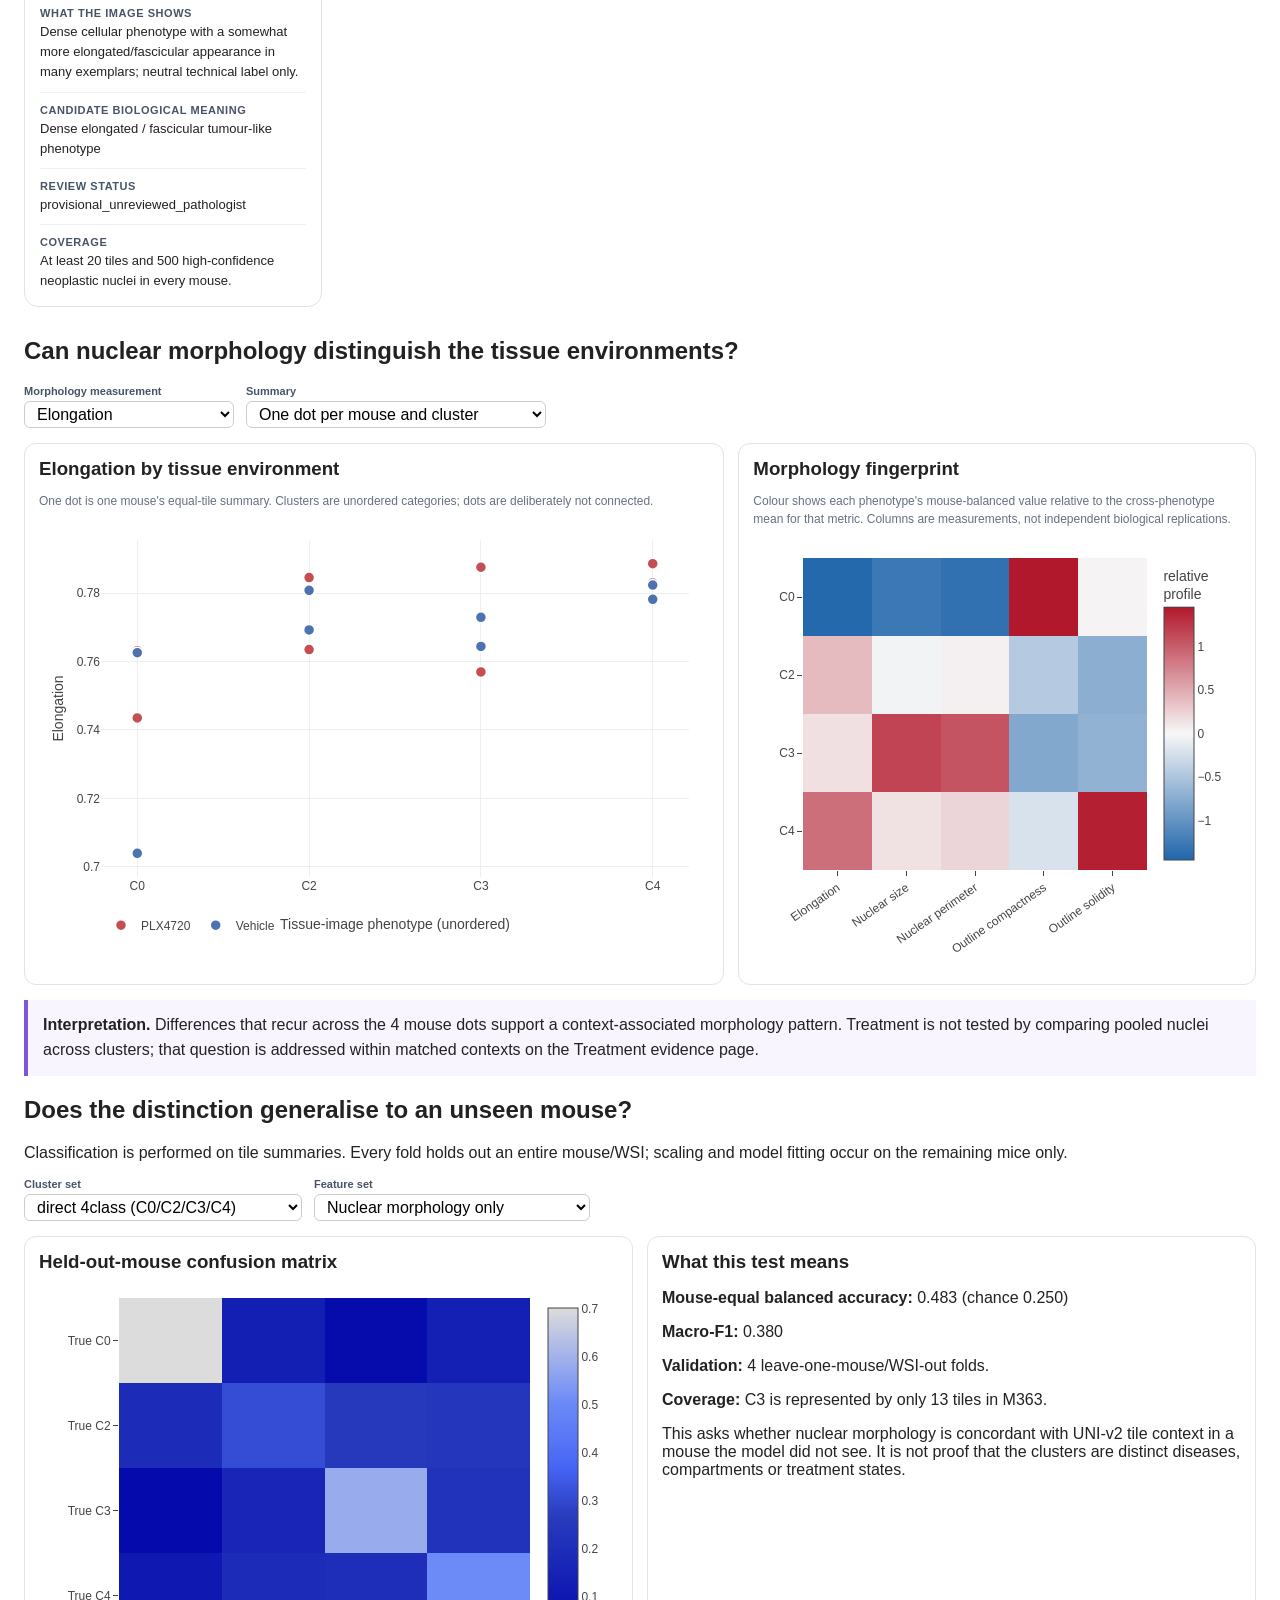
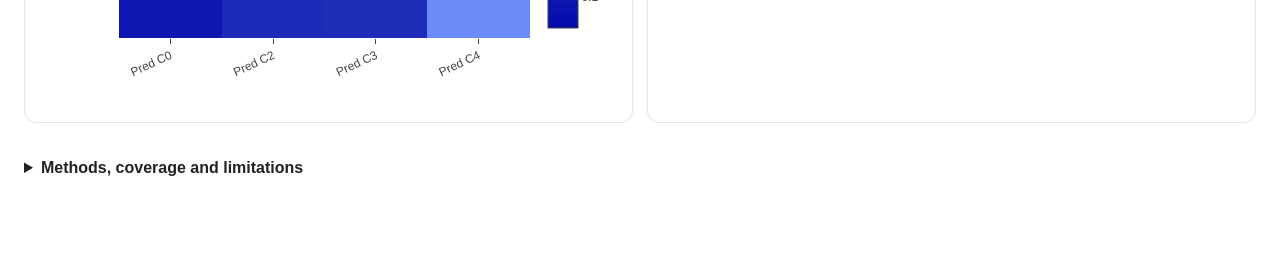
<file: phenotypes.html>
<!doctype html><html lang="en"><head><meta charset="utf-8">
<meta name="viewport" content="width=device-width,initial-scale=1">
<title>Tissue environments and nuclear morphology</title><link rel="stylesheet" href="style.css?v=20260825175521">
<script src="https://cdn.plot.ly/plotly-2.32.0.min.js"></script>
<style>
.story-shell{max-width:1440px;margin:auto;padding:26px 24px 70px}.eyebrow{font-size:12px;letter-spacing:.09em;text-transform:uppercase;color:#667085;font-weight:700}
.story-shell h1{font-size:clamp(28px,4vw,48px);line-height:1.08;margin:8px 0 12px;max-width:1000px}.lede{font-size:18px;line-height:1.55;max-width:1050px;color:#344054}
.fivepart{display:grid;grid-template-columns:repeat(5,minmax(0,1fr));gap:10px;margin:22px 0}.fivepart>div{padding:12px;border:1px solid var(--line);border-radius:10px;background:#fff;font-size:13px;line-height:1.5}.fivepart b{display:block;color:#475467;font-size:11px;letter-spacing:.06em;text-transform:uppercase;margin-bottom:5px}
.phenogrid{display:grid;grid-template-columns:repeat(auto-fit,minmax(270px,1fr));gap:14px;margin:18px 0 30px}.phenocard{border:1px solid var(--line);border-radius:14px;background:#fff;overflow:hidden}.phenohead{padding:14px 15px 10px}.phenohead h3{margin:4px 0;font-size:18px}.badge{display:inline-block;border-radius:999px;padding:3px 8px;font-size:11px;margin-right:5px;background:#eef2f6;color:#344054}.badge.warn{background:#fff4e5;color:#984c0c}.badge.na{background:#f2f4f7;color:#667085}.badge.include{background:#ecfdf3;color:#027a48}.eligibility-note{border:1px solid #d0d5dd;border-left:4px solid #475467;border-radius:10px;background:#f9fafb;padding:13px 15px;margin:12px 0 18px;line-height:1.55}.eligibility-note p{margin:4px 0}.tile-strip{display:grid;grid-template-columns:repeat(3,1fr);gap:2px;background:#eee}.tile-strip img{width:100%;aspect-ratio:1;object-fit:cover;display:block}.pheno-copy{padding:12px 15px 15px;font-size:13px;line-height:1.55}.identity-row{border-top:1px solid #eef1f4;padding-top:9px;margin-top:9px}.identity-row b{display:block;color:#475467;font-size:11px;text-transform:uppercase;letter-spacing:.05em}.analysis-grid{display:grid;grid-template-columns:minmax(0,1.15fr) minmax(360px,.85fr);gap:14px}.panel{border:1px solid var(--line);border-radius:12px;background:#fff;padding:14px;min-width:0}.panel h3{margin:0 0 5px}.panel-note{font-size:12px;color:#667085;line-height:1.5}.plot{height:430px}.controls2{display:flex;flex-wrap:wrap;gap:12px;align-items:end;margin:15px 0}.controls2 label{display:block;font-size:11px;font-weight:700;color:#475467;margin-bottom:4px}.controls2 select{min-width:210px}.interpretation{border-left:4px solid #7f56d9;background:#f9f5ff;padding:13px 15px;margin:15px 0;line-height:1.55}.unavailable-inline{padding:20px;background:#f9fafb;color:#667085;border-radius:8px}.classifier-grid{display:grid;grid-template-columns:1fr 1fr;gap:14px}.small-table{width:100%;border-collapse:collapse;font-size:12px}.small-table th,.small-table td{padding:7px;border-bottom:1px solid #eef1f4;text-align:left}.technical{margin-top:24px}.technical summary{cursor:pointer;font-weight:700;padding:12px 0}@media(max-width:900px){.fivepart{grid-template-columns:1fr}.analysis-grid,.classifier-grid{grid-template-columns:1fr}.plot{height:380px}}
</style></head><body><header>
  <h1>Mouse melanoma · morphology explorer</h1>
  <nav class="crumbs"><a href="index.html">Overview</a><a href="phenotypes.html">Tissue environments</a><a href="experiments.html">Treatment evidence</a><a href="scatter.html">Explore slides</a><a href="cells.html">Nuclear morphology</a><a href="cluster_selection.html">Methods &amp; QC</a></nav>
  <div class="cohort-switcher" data-cohort-switcher>
    <label for="cohort_selector">Dataset</label>
    <select id="cohort_selector" aria-label="Select dataset">
      <option value="group_1">Group 1</option>
      <option value="group_2">Group 2 Archive</option>
      <option value="group_2_rescanned">Group 2 Rescanned</option>
      <option value="combined_rescanned">Group 1 + Group 2 Rescanned</option>
    </select>
    <span class="cohort-context" data-cohort-context></span>
  </div>
  <span class="banner" id="study_banner">Preliminary · n = 2 mice/arm · hypothesis-generating, not statistically powered</span>
</header>
<main class="story-shell">
  <div class="eyebrow">Biological question 2 of 7 · tissue context</div>
  <h1>What tissue environments are present—and do their neoplastic nuclei look different?</h1>
  <p class="lede">The image phenotypes are used as spatial context, not as diagnoses. This page asks what each phenotype contains, whether its nuclear morphology recurs across mice, and whether morphology can distinguish contexts in a completely held-out mouse.</p>
  <div class="fivepart" aria-label="Motivation question method result interpretation">
    <div><b>Motivation</b>Cell shape can differ because the surrounding tissue architecture differs.</div>
    <div><b>Question</b>What might each tile phenotype represent, and are its neoplastic nuclei morphologically distinct?</div>
    <div><b>Method</b>Assign nuclei to tiles, summarise within tile and mouse, then validate a tile-level classifier by leaving one mouse out.</div>
    <div><b>Interactive result</b>Inspect phenotype cards, compare a metric across clusters and view held-out-mouse classification.</div>
    <div><b>Interpretation</b>Concordance supports useful stratification, but it does not prove pathological identity.</div>
  </div>
  <section><h2 id="phenotype_heading">The image phenotypes</h2><p class="panel-note" id="phenotype_visibility">Technical description → candidate biological interpretation → pathologist confirmation status. Every frozen phenotype remains visible here.</p>
    <div class="eligibility-note" id="eligibility_note"><p>Loading the cohort-local treatment-population contract…</p></div>
    <div id="phenogrid" class="phenogrid"></div></section>
  <section><h2>Can nuclear morphology distinguish the tissue environments?</h2>
    <div class="controls2"><span><label for="metric">Morphology measurement</label><select id="metric"></select></span><span><label for="profile_mode">Summary</label><select id="profile_mode"><option value="mouse">One dot per mouse and cluster</option><option value="distribution">Mouse- and tile-balanced distribution</option></select></span></div>
    <div class="analysis-grid"><div class="panel"><h3 id="profile_title">Cross-cluster comparison</h3><p class="panel-note" id="profile_note"></p><div id="profile_plot" class="plot" data-chart-family="unconnected_mouse_dots_or_histogram"></div></div>
    <div class="panel"><h3>Morphology fingerprint</h3><p class="panel-note">Colour shows each phenotype's mouse-balanced value relative to the cross-phenotype mean for that metric. Columns are measurements, not independent biological replications.</p><div id="fingerprint" class="plot" data-chart-family="cluster_metric_heatmap"></div></div></div>
    <div id="profile_interpretation" class="interpretation"></div>
  </section>
  <section><h2>Does the distinction generalise to an unseen mouse?</h2><p>Classification is performed on tile summaries. Every fold holds out an entire mouse/WSI; scaling and model fitting occur on the remaining mice only.</p>
    <div class="controls2"><span><label for="classifier_scope">Cluster set</label><select id="classifier_scope"></select></span><span><label for="classifier_features">Feature set</label><select id="classifier_features"></select></span></div>
    <div class="classifier-grid"><div class="panel"><h3>Held-out-mouse confusion matrix</h3><div id="confusion" class="plot" data-chart-family="confusion_heatmap"></div></div><div class="panel"><h3>What this test means</h3><div id="classifier_summary"></div></div></div>
  </section>
  <details class="technical"><summary>Methods, coverage and limitations</summary><div id="limitations"></div><p><a href="cluster_selection.html">Technical appendix: how the image phenotypes were chosen →</a></p></details>
</main><script src="app.js?v=20260825175521"></script><script>
let B,E,S,T;const $=id=>document.getElementById(id),arr=x=>Array.isArray(x)?x:[],num=x=>x==null?null:Number(x);
const cid=c=>Number(c.cluster??c.clusterId),metricId=m=>m.metric??m.metricId??m.id;
const intList=x=>arr(x).map(Number).filter(Number.isFinite),clusterText=(xs,sep="/")=>xs.length?xs.map(x=>`C${x}`).join(sep):"N/A";
function treatmentContract(){const p=(T&&T.populationContract)||{},pop=(T&&T.analysisPopulations)||{},included=intList(T&&T.includedClusters||p.includedClusters),excluded=intList(T&&T.excludedFromMatchedContextMorphologyInference||p.excludedFromMatchedContextMorphologyInference||T&&T.excludedFromPrimaryTreatmentEstimands||p.excludedFromPrimaryTreatmentEstimands),support=arr(T&&T.crossClusterMorphology&&T.crossClusterMorphology.supportByCluster),derived=included.filter(c=>support.some(r=>cid(r)===c&&String(r.status||"").startsWith("full_"))),fully=intList(T&&T.fullySupportedClusters||p.fullySupportedClusters||derived),shared=intList((pop.sharedContextMorphology||{}).clusters||included),morphology=intList((pop.morphologyDescriptive||{}).clusters||shared),response=intList((pop.wholeTumourResponse||{}).clusters||morphology),emergent=intList((pop.treatmentEmergentEndpoint||{}).clusters||[]),uncertain=intList((pop.uncertain||{}).clusters||[]),background=intList((pop.backgroundQc||{}).clusters||[]);return{included,excluded,fully,shared,morphology,response,emergent,uncertain,background,support,analysisMode:String(T&&T.analysisMode||"single_cohort")}}
function biologyCluster(id){return arr(B&&B.clusters).find(c=>cid(c)===Number(id))||{}}
function morphologyEvaluable(id){const c=biologyCluster(id),s=support(c),status=c.morphologyStatus||s.morphologyStatus;return status!=="not_evaluable"&&c.displayValue!=="N/A"}
function studyMouseCount(){const profiles=arr(B&&B.mouseClusterProfiles||B&&B.mouse_cluster_profiles),ids=new Set(profiles.map(r=>String(r.mouse??r.mouseId??"")).filter(Boolean));return ids.size}
function applyPopulationCopy(){const contract=treatmentContract(),all=arr(B&&B.clusters).map(cid).filter(Number.isFinite).sort((a,b)=>a-b),shared=clusterText(contract.shared),response=clusterText(contract.response),emergent=clusterText(contract.emergent),reasons=[...contract.uncertain,...contract.background].map(id=>{const c=biologyCluster(id),i=identity(c);return `<li><b>C${id}</b>: ${esc(i.technical)} ${morphologyEvaluable(id)?"":"Nuclear morphology is N/A."}</li>`}).join("");$("phenotype_heading").textContent=`The ${all.length} image phenotypes`;$('phenotype_visibility').textContent=`Technical description → candidate biological interpretation → pathologist confirmation status. All ${all.length} phenotypes remain visible here.`;$("eligibility_note").innerHTML=`<p><b>One map, distinct estimands.</b> The composition-sensitive whole-tumour response uses ${esc(response)}; matched within-context treatment inference uses ${esc(shared)}${contract.emergent.length?`; ${esc(emergent)} is retained as a treatment-emergent tissue endpoint with PLX-only residual-nucleus morphology`:""}; cluster numbers are run-local.</p>${reasons?`<ul>${reasons}</ul>`:""}<p class="panel-note">Identities are provisional and the restriction is exploratory. Numeric clustering was arm-blinded; any post-freeze biological amendment is disclosed in the analysis asset. <a href="experiments.html">Open Treatment evidence →</a></p>`}
function identity(c){const i=c.identity||{};return {technical:i.technicalDescription||i.technical||c.technicalDescription||c.description||"Description unavailable",candidate:i.candidateInterpretation||i.candidate||c.candidateBiologicalInterpretation||c.candidateInterpretation||c.semanticLabel||"Requires review",status:i.pathologistStatus||i.reviewStatus||c.pathologistReviewStatus||c.reviewStatus||"provisional — not pathologist reviewed"};}
function support(c){return c.support||{};}function statusBadge(c){const s=support(c),ms=c.morphologyStatus||s.morphologyStatus,limited=c.supportStatus==="limited"||s.status==="limited",oneArm=c.supportStatus==="descriptive_one_arm_only";if(ms==="not_evaluable"||c.displayValue==="N/A")return '<span class="badge na">Neoplastic morphology: N/A</span>';if(oneArm)return '<span class="badge warn">Descriptive · one arm only</span>';if(limited)return '<span class="badge warn">Limited support</span>';return '<span class="badge">Descriptive phenotype</span>';}
function exemplarFor(id){return arr((E.clusters||E)[String(id)]||E[String(id)]);}
function treatmentEligibilityBadge(id){const c=treatmentContract();if(c.emergent.includes(id))return '<span class="badge include">Treatment-emergent endpoint</span>';if(c.shared.includes(id))return '<span class="badge include">Shared-context treatment inference · Included in restricted treatment view</span>';if(c.response.includes(id))return '<span class="badge include">Whole-tumour response</span>';return '<span class="badge na">Uncertain / QC context · QC / secondary in treatment view</span>';}
function renderCards(){const grid=$("phenogrid");if(!arr(B.clusters).length){grid.innerHTML='<div class="unavailable-inline">cluster_biology.json is unavailable.</div>';return;}grid.innerHTML=arr(B.clusters).sort((a,b)=>cid(a)-cid(b)).map(c=>{const id=cid(c),i=identity(c),imgs=exemplarFor(id),s=support(c),comp=c.composition||{},byMouse=arr(c.compositionByMouse),coverage=c.supportReason||s.summary||comp.summary||c.coverageSummary||(byMouse.length?byMouse.map(x=>`M${x.mouse}: ${Number(x.nTiles).toLocaleString()} tiles`).join(" · "):"See interactive plots"),caution=c.morphologyCaution?`<div class="identity-row"><b>Morphology caution</b>${esc(c.morphologyCaution)}</div>`:"";return `<article class="phenocard" id="C${id}"><div class="phenohead"><span class="badge">C${id}</span>${statusBadge(c)}${treatmentEligibilityBadge(id)}<h3>${esc(i.candidate)}</h3></div><div class="tile-strip">${imgs.map(x=>`<img loading="lazy" src="${av(x.src)}" alt="C${id} exemplar ${esc(x.tileId)}">`).join("")}</div><div class="pheno-copy"><div class="identity-row"><b>What the image shows</b>${esc(i.technical)}</div><div class="identity-row"><b>Candidate biological meaning</b>${esc(i.candidate)}</div><div class="identity-row"><b>Review status</b>${esc(i.status)}</div><div class="identity-row"><b>Coverage</b>${esc(String(coverage))}</div>${caution}</div></article>`;}).join("");}
function metricCatalog(){const raw=B.metricCatalog||B.metric_catalog||[];if(Array.isArray(raw))return raw;return Object.entries(raw).map(([id,v])=>({id,...v}));}
function metricLabel(id){const m=metricCatalog().find(x=>metricId(x)===id)||{};return m.plainLabel||m.plain_label||m.label||id;}
function valueOf(r){for(const k of ["value","primary_value","primaryValue","median","equalMouseValue","equal_mouse_value","estimate"]){if(r[k]!=null&&Number.isFinite(Number(r[k])))return Number(r[k]);}return null;}
function profileRows(metric){return arr(B.mouseClusterProfiles||B.mouse_cluster_profiles).filter(r=>metricId(r)===metric&&morphologyEvaluable(cid(r))&&valueOf(r)!=null);}
function clusterProfileRows(){return arr(B.clusterProfiles||B.cluster_profiles);}
function distRows(metric){return arr(B.distributions).filter(r=>metricId(r)===metric&&morphologyEvaluable(cid(r)));}
function populateMetrics(){const ids=[...new Set([...profileRowsAll().map(metricId),...clusterProfileRows().map(metricId)].filter(Boolean))];const preferred=["eccentricity","ecc","area_um2","area","compactness","solidity","perimeter_um","perimeter"];ids.sort((a,b)=>{const ia=preferred.indexOf(a),ib=preferred.indexOf(b);return (ia<0?99:ia)-(ib<0?99:ib)||String(a).localeCompare(String(b));});$("metric").innerHTML=ids.map(id=>`<option value="${esc(id)}">${esc(metricLabel(id))}</option>`).join("");}
function profileRowsAll(){return arr(B.mouseClusterProfiles||B.mouse_cluster_profiles);}
function drawMouseDots(metric){const rows=profileRows(metric),label=metricLabel(metric);$("profile_title").textContent=label+" by tissue environment";$("profile_note").textContent="One dot is one mouse's equal-tile summary. Clusters are unordered categories; dots are deliberately not connected.";if(!rows.length){unavailable("profile_plot","No mouse-by-cluster profile is available for this metric.");return;}const arms=[...new Set(rows.map(r=>r.arm))];const traces=arms.map(arm=>{const rr=rows.filter(r=>r.arm===arm);return {type:"scatter",mode:"markers",name:arm,x:rr.map(r=>"C"+cid(r)),y:rr.map(valueOf),customdata:rr.map(r=>[r.mouse||r.mouseId,r.nTiles||r.n_tiles,r.nNuclei||r.n_nuclei]),marker:{size:11,color:armColor(arm),line:{color:"white",width:1.5}},hovertemplate:"%{x}<br>mouse %{customdata[0]} · "+esc(arm)+"<br>"+esc(label)+": %{y:.4g}<br>tiles: %{customdata[1]} · nuclei: %{customdata[2]}<extra></extra>"};});Plotly.react("profile_plot",traces,{margin:{t:18,r:20,b:52,l:62},xaxis:{title:"Tissue-image phenotype (unordered)"},yaxis:{title:label,zeroline:false},legend:{orientation:"h"},hovermode:"closest"},{responsive:true,displaylogo:false});}
function histogramPayload(r){const h=r.mouseTileBalanced||r.histogram||r.tileMedianHistogram||r.tile_median_histogram||{};let x=h.centers||h.binCenters||h.bin_centers||r.binCenters||r.bin_centers;const edges=h.binEdges||h.bin_edges||[];if(!arr(x).length&&arr(edges).length>1)x=edges.slice(0,-1).map((v,i)=>(Number(v)+Number(edges[i+1]))/2);const y=h.binFractions||h.proportions||h.density||h.counts||r.proportions||r.counts;return {x:arr(x),y:arr(y)};}
function drawDistributions(metric){const rows=distRows(metric),label=metricLabel(metric);$("profile_title").textContent=label+" distribution by tissue environment";$("profile_note").textContent="Tile-median distributions are balanced across mice and tiles. Literal all-nuclei pooling is descriptive only and is not used here.";const traces=[];for(const r of rows){const h=histogramPayload(r);if(h.x.length&&h.x.length===h.y.length)traces.push({type:"scatter",mode:"lines",name:"C"+cid(r),x:h.x,y:h.y,line:{color:clusterColor(cid(r)),width:2},hovertemplate:"C"+cid(r)+"<br>"+esc(label)+": %{x:.4g}<br>balanced density: %{y:.4g}<extra></extra>"});}if(!traces.length){unavailable("profile_plot","Balanced distribution bins are unavailable for this metric.");return;}Plotly.react("profile_plot",traces,{margin:{t:18,r:20,b:52,l:62},xaxis:{title:label},yaxis:{title:"Mouse- and tile-balanced density",rangemode:"tozero"},legend:{orientation:"h"}},{responsive:true,displaylogo:false});}
function drawFingerprint(){const rows=clusterProfileRows().filter(r=>morphologyEvaluable(cid(r))&&valueOf(r)!=null&&(r.primary_aggregation==null||String(r.primary_aggregation).includes("equal_mouse")||String(r.pooling||"").includes("equal_mouse")||String(r.aggregation||"").includes("equal_mouse")));const metrics=[...new Set(rows.map(metricId).filter(Boolean))].slice(0,8),clusters=[...new Set(rows.map(cid))].sort((a,b)=>a-b);if(!rows.length){unavailable("fingerprint","Cluster profiles are unavailable.");return;}const z=clusters.map(c=>metrics.map(m=>{const vals=rows.filter(r=>metricId(r)===m).map(valueOf),mean=vals.reduce((a,b)=>a+b,0)/vals.length,sd=Math.sqrt(vals.reduce((a,b)=>a+(b-mean)**2,0)/Math.max(1,vals.length-1)),v=valueOf(rows.find(r=>cid(r)===c&&metricId(r)===m));return sd?((v-mean)/sd):0;}));Plotly.react("fingerprint",[{type:"heatmap",x:metrics.map(metricLabel),y:clusters.map(c=>"C"+c),z,colorscale:[[0,"#2166ac"],[.5,"#f7f7f7"],[1,"#b2182b"]],zmid:0,colorbar:{title:"relative<br>profile"},hovertemplate:"%{y}<br>%{x}<br>standardised profile: %{z:.2f}<extra></extra>"}],{margin:{t:18,r:30,b:100,l:50},xaxis:{tickangle:-35},yaxis:{autorange:"reversed"}},{responsive:true,displaylogo:false});}
function modelList(){const raw=(B.classifiers||{}).models||{};if(Array.isArray(raw))return raw;const out=[];for(const [population,p] of Object.entries(raw))for(const [featureSet,m] of Object.entries(p.featureSets||{}))out.push({population,featureSet,populationSupportStatus:p.supportStatus,populationSupportNote:p.supportNote,...m});return out;}
function classifierScopeLabel(x){const models=modelList().filter(m=>(m.population||m.scope||m.clusterSet||m.cluster_set||"primary")===x),labels=[...new Set(models.flatMap(m=>arr(m.clusters||m.labels||(m.summary&&m.summary.labels))).map(v=>Number(String(v).replace(/^C/,""))).filter(Number.isFinite))];return labels.length?`${String(x).replaceAll("_"," ")} (${clusterText(labels)})`:String(x).replaceAll("_"," ")}
function classifierFeatureLabel(x){return x==="morphology_only"?"Nuclear morphology only":x==="morphology_plus_composition"?"Morphology + cell mixture/density":String(x).replaceAll("_"," ")}
function populateClassifiers(){const models=modelList(),scopes=[...new Set(models.map(m=>m.population||m.scope||m.clusterSet||m.cluster_set||"primary"))],features=[...new Set(models.map(m=>m.featureSet||m.model||m.feature_set||"morphology_only"))];$("classifier_scope").innerHTML=scopes.map(x=>`<option value="${esc(x)}">${esc(classifierScopeLabel(x))}</option>`).join("");$("classifier_features").innerHTML=features.map(x=>`<option value="${esc(x)}">${esc(classifierFeatureLabel(x))}</option>`).join("");}
function selectedModel(){return modelList().find(m=>(m.population||m.scope||m.clusterSet||m.cluster_set||"primary")===$("classifier_scope").value&&(m.featureSet||m.model||m.feature_set||"morphology_only")===$("classifier_features").value);}
function drawClassifier(){const m=selectedModel();if(!m){unavailable("confusion","Classifier result unavailable.");$("classifier_summary").innerHTML='<div class="unavailable-inline">No held-out-mouse model is available.</div>';return;}const summary=m.summary||{},cm=summary.pooledHeldOutConfusionDescriptive||m.confusionMatrix||m.confusion_matrix||{},labels=cm.labels||m.labels||[],z=cm.rowNormalized||cm.normalized||cm.matrix||m.confusion||[];Plotly.react("confusion",[{type:"heatmap",x:labels.map(x=>"Pred C"+String(x).replace(/^C/,"")),y:labels.map(x=>"True C"+String(x).replace(/^C/,"")),z,colorscale:"Blues",zmin:0,hovertemplate:"%{y} → %{x}<br>recall fraction: %{z:.3f}<extra></extra>"}],{margin:{t:20,r:25,b:70,l:80},xaxis:{tickangle:-25},yaxis:{autorange:"reversed"}},{responsive:true,displaylogo:false});const ba=num(m.balancedAccuracy??m.balanced_accuracy??summary.balancedAccuracyMean),f1=num(m.macroF1??m.macro_f1??summary.macroF1Mean),folds=arr(m.folds),nFolds=folds.length||studyMouseCount();$("classifier_summary").innerHTML=`<p><b>Mouse-equal balanced accuracy:</b> ${ba==null?"N/A":ba.toFixed(3)} (chance ${summary.chanceBalancedAccuracy==null?"N/A":Number(summary.chanceBalancedAccuracy).toFixed(3)})</p><p><b>Macro-F1:</b> ${f1==null?"N/A":f1.toFixed(3)}</p><p><b>Validation:</b> ${nFolds||"N/A"} leave-one-mouse/WSI-out folds.</p>${m.populationSupportNote?`<p><b>Coverage:</b> ${esc(m.populationSupportNote)}</p>`:""}<p>This asks whether nuclear morphology is concordant with UNI-v2 tile context in a mouse the model did not see. It is not proof that the clusters are distinct diseases, compartments or treatment states.</p>`;}
function drawProfile(){const metric=$("metric").value;if($("profile_mode").value==="mouse")drawMouseDots(metric);else drawDistributions(metric);$("profile_interpretation").innerHTML=`<b>Interpretation.</b> Differences that recur across the ${studyMouseCount()||"available"} mouse dots support a context-associated morphology pattern. Treatment is not tested by comparing pooled nuclei across clusters; that question is addressed within matched contexts on the Treatment evidence page.`;}
function renderLimitations(){const ls=arr(B.limitations),n=studyMouseCount();$("limitations").innerHTML=ls.length?'<ul>'+ls.map(x=>`<li>${esc(typeof x==="string"?x:(x.note||x.label||JSON.stringify(x)))}</li>`).join("")+'</ul>':`<p>${n||"N/A"} mice; one WSI per mouse; provisional cluster identity; shared H&E source for embeddings and nuclear morphology; segmentation and stain variation remain possible.</p>`;}
(async()=>{try{[B,E,S,T]=await Promise.all([loadJSON("assets/cluster_biology.json"),loadJSON("assets/phenotype_exemplars.json"),loadJSON("assets/biological_story.json"),loadOptionalJSON("assets/cellular_tissue_restricted_analysis.json")]);}catch(e){document.querySelector("main").innerHTML=`<div class="unavailable-inline"><b>Tissue-environment analysis unavailable.</b> ${esc(e.message)}</div>`;return;}applyPopulationCopy();renderCards();populateMetrics();drawFingerprint();populateClassifiers();drawProfile();drawClassifier();renderLimitations();$("metric").onchange=drawProfile;$("profile_mode").onchange=drawProfile;$("classifier_scope").onchange=drawClassifier;$("classifier_features").onchange=drawClassifier;})();
</script></body></html>
</file>
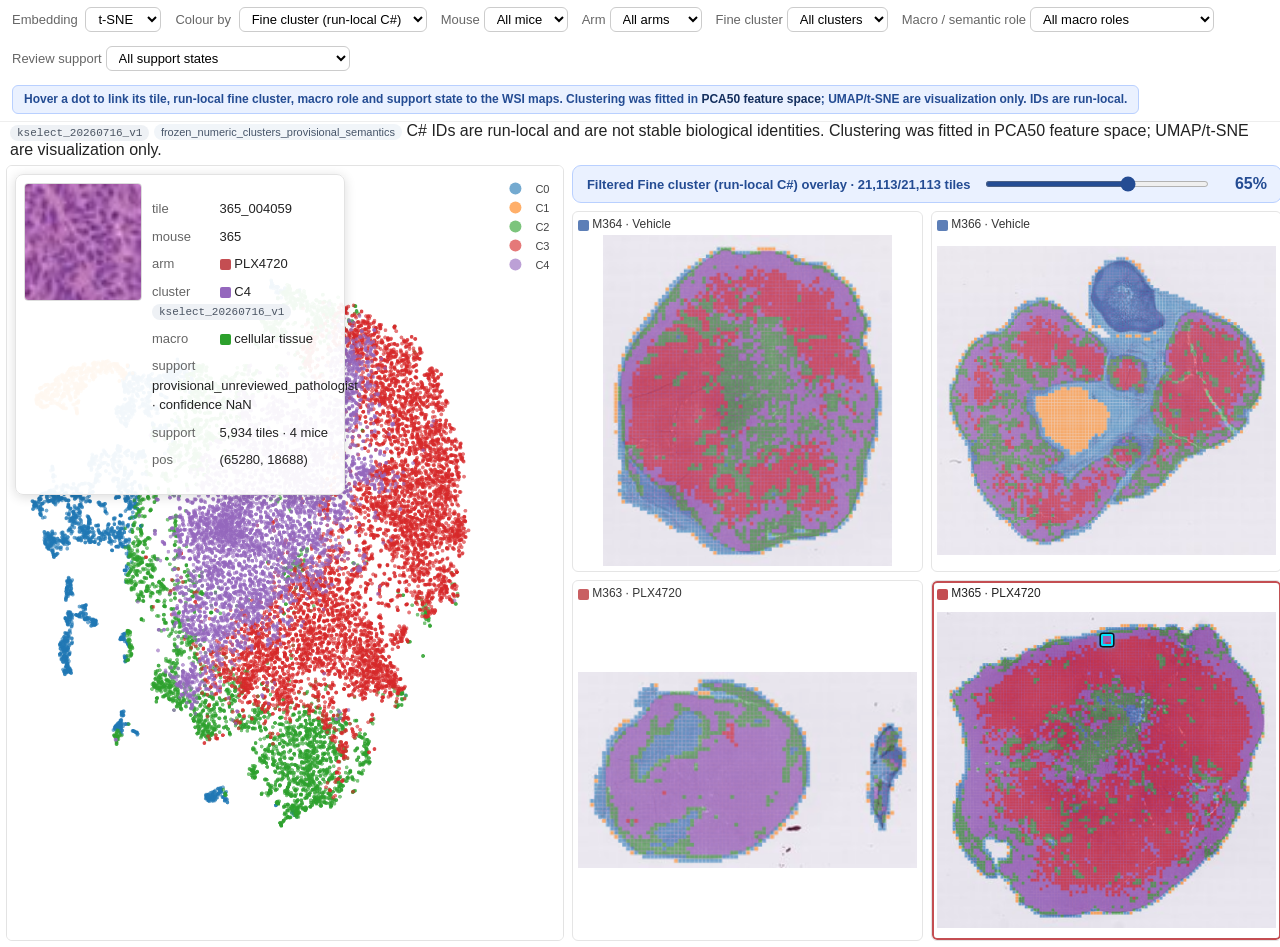
<file: scatter_embed.html>
<!doctype html><html><head><meta charset="utf-8">
<title>Embedding · UNI-v2 explorer</title><link rel="stylesheet" href="style.css?v=20260825175521">
<script src="https://cdn.plot.ly/plotly-2.32.0.min.js"></script></head>
<body class="embed">
<div class="controls" style="padding:8px 18px;border-bottom:1px solid #eee">
  <span><label>Embedding</label>
    <select id="emb"><option value="umap">UMAP</option><option value="tsne" selected>t-SNE</option></select></span>
  <span><label>Colour by</label>
    <select id="mode"><option value="arm">Treatment arm</option><option value="mouse">Mouse / slide</option><option value="fine" selected>Fine cluster (run-local C#)</option><option value="macro">Macro / semantic role</option><option value="support">Review support</option></select></span>
  <span><label>Mouse</label><select id="fmouse"><option value="all">All mice</option></select></span>
  <span><label>Arm</label><select id="farm"><option value="all">All arms</option></select></span>
  <span><label>Fine cluster</label><select id="fcluster"><option value="all">All clusters</option></select></span>
  <span><label>Macro / semantic role</label><select id="frole"><option value="all">All macro roles</option></select></span>
  <span><label>Review support</label><select id="fsupport"><option value="all">All support states</option></select></span>
  <span class="hint">Hover a dot to link its tile, run-local fine cluster, macro role and support state to the WSI maps. Clustering was fitted in <b>PCA50 feature space</b>; UMAP/t-SNE are visualization only. IDs are run-local.</span>
</div>
<div id="scatter_status" style="padding:0 10px"></div>
<div class="layout2">
  <div class="plotwrap">
    <div id="plot"></div>
    <div id="tilecard">
      <div id="preview" class="tile" style="width:118px;height:118px;flex:0 0 118px"></div>
      <div id="info" class="kv" style="color:#999;font-size:12px">Hover a point…</div>
    </div>
  </div>
  <div class="heatside">
    <div class="overlaybar">
      <span class="olabel" id="overlayLabel">Filtered fine-cluster overlay</span>
      <input id="heatAlpha" type="range" min="0" max="1" step="0.05" value="0.65">
      <span class="oval" id="alphaVal">65%</span>
    </div>
    <div id="heatgrid" class="heatgrid2"></div>
  </div>
</div>
<script src="app.js?v=20260825175521"></script>
<script>
let M, HM, GD=document.getElementById("plot"), lastGi=null, panels={};
const elPrev=document.getElementById("preview"), elInfo=document.getElementById("info"),
      elGrid=document.getElementById("heatgrid"), elAlpha=document.getElementById("heatAlpha");
const $=id=>document.getElementById(id), mouseColors={};
function roleAt(i){return M.cluster_role?roleKey(M.cluster_role[i]):"unreviewed";}
function macroAt(i){return M.cluster_macro?roleKey(M.cluster_macro[i]):roleAt(i);}
function supportAt(i){return M.cluster_role_support?String(M.cluster_role_support[i]||"unreviewed"):"unreviewed";}
function passFilter(i){return ($("fmouse").value==="all"||M.mouse[i]===$("fmouse").value)&&
  ($("farm").value==="all"||M.arms[i]===$("farm").value)&&
  ($("fcluster").value==="all"||+M.cluster[i]===+$("fcluster").value)&&
  ($("frole").value==="all"||macroAt(i)===$("frole").value)&&
  ($("fsupport").value==="all"||supportAt(i)===$("fsupport").value);}
function groupAt(i,mode){if(mode==="arm")return M.arms[i];if(mode==="mouse")return M.mouse[i];
  if(mode==="macro")return macroAt(i);if(mode==="support")return supportAt(i);return M.cluster[i];}
function groupLabel(g,mode){return mode==="fine"?"C"+g:mode==="macro"?roleLabel(g):mode==="support"?g:mode==="mouse"?"M"+g:g;}
function groupColor(g,mode){return mode==="arm"?armColor(g):mode==="mouse"?mouseColors[g]:mode==="macro"?roleColor(g):mode==="support"?roleColor("support_"+g):clusterColor(+g);}
function buildTraces(mode, emb){
  const [X,Y]=embXY(M,emb), tr=[];
  let groups=[...new Set([...Array(M.n).keys()].filter(passFilter).map(i=>groupAt(i,mode)))];
  if(mode==="arm")groups=ARM_ORDER.filter(x=>groups.includes(x));else groups.sort((a,b)=>String(a).localeCompare(String(b),undefined,{numeric:true}));
  for(const g of groups){
    const xs=[],ys=[],cd=[];
    for(let i=0;i<M.n;i++){
      if(passFilter(i)&&groupAt(i,mode)===g){ xs.push(X[i]); ys.push(Y[i]); cd.push(i); }
    }
    tr.push({x:xs,y:ys,customdata:cd,mode:"markers",type:"scattergl",name:groupLabel(g,mode),
      marker:{size:4,opacity:0.62,color:groupColor(g,mode)},hovertemplate:"tile index %{customdata}<extra>%{fullData.name}</extra>"});
  }
  return tr;
}
function scatterLayout(emb){
  const [X,Y]=embXY(M,emb);
  return {hovermode:"closest",margin:{l:8,r:8,t:8,b:8},
    ...aspectRanges(X,Y,GD,0.08),
    legend:{itemsizing:"constant",font:{size:11}},dragmode:"pan"};
}
function draw(){
  const emb=$("emb").value;
  Plotly.react(GD, buildTraces($("mode").value,
    emb), scatterLayout(emb),
    {responsive:true,scrollZoom:true,displaylogo:false});
  const visible=[...Array(M.n).keys()].filter(passFilter).length;
  $("overlayLabel").textContent=`Filtered ${$("mode").selectedOptions[0].textContent} overlay · ${visible.toLocaleString()}/${M.n.toLocaleString()} tiles`;
  drawHeatOverlays();
}
function fillFilters(){
  [...new Set(M.mouse)].sort().forEach(v=>$("fmouse").insertAdjacentHTML("beforeend",`<option value="${esc(v)}">M${esc(v)}</option>`));
  ARM_ORDER.filter(v=>M.arms.includes(v)).forEach(v=>$("farm").insertAdjacentHTML("beforeend",`<option value="${esc(v)}">${esc(v)}</option>`));
  [...new Set(M.cluster)].sort((a,b)=>a-b).forEach(v=>$("fcluster").insertAdjacentHTML("beforeend",`<option value="${v}">C${v}</option>`));
  [...new Set([...Array(M.n).keys()].map(macroAt))].sort().forEach(v=>$("frole").insertAdjacentHTML("beforeend",`<option value="${esc(v)}">${esc(roleLabel(v))}</option>`));
  [...new Set([...Array(M.n).keys()].map(supportAt))].sort().forEach(v=>$("fsupport").insertAdjacentHTML("beforeend",`<option value="${esc(v)}">${esc(v)}</option>`));
}
function buildHeatmaps(){
  const order = Object.keys(HM).sort((a,b)=>
    HM[a].arm===HM[b].arm ? a.localeCompare(b) : (HM[a].arm==="Vehicle"?-1:1));
  for(const m of order){
    const g=HM[m];
    const panel=document.createElement("div"); panel.className="hpanel";
    panel.style.setProperty("--hl", armColor(g.arm));
    const lab=document.createElement("div"); lab.className="hlabel";
    lab.innerHTML=`<span class="swatch" style="background:${armColor(g.arm)}"></span> M${m} · ${g.arm}`;
    const box=document.createElement("div"); box.className="hbox";
    const base=document.createElement("img"); base.className="hbase"; base.src=av("assets/"+g.base);
    const over=document.createElement("canvas"); over.className="hcanvas";over.width=g.w;over.height=g.h;over.style.opacity=elAlpha.value;
    const mark=document.createElement("div"); mark.className="hmark";
    box.append(base,over,mark); panel.append(lab,box); elGrid.append(panel);
    panels[m]={panel,box,base,over,mark,g};
  }
  drawHeatOverlays();
}
function drawHeatOverlays(){if(!M||!HM)return;const mode=$("mode").value;
  for(const m in panels){const p=panels[m],ctx=p.over.getContext("2d"),g=p.g;ctx.clearRect(0,0,p.over.width,p.over.height);
    for(let i=0;i<M.n;i++){if(M.mouse[i]!==m||!passFilter(i))continue;const key=groupAt(i,mode);
      ctx.fillStyle=groupColor(key,mode);const x=M.x[i]*g.scale-g.x0,y=M.y[i]*g.scale-g.y0;ctx.fillRect(x,y,g.tp,g.tp);}}
}
function placeMarker(gi){
  const mouse=M.mouse[gi];
  for(const m in panels){ panels[m].mark.style.display="none"; panels[m].panel.classList.remove("active"); }
  const p=panels[mouse]; if(!p) return;
  const g=p.g, cw=p.box.clientWidth, ch=p.box.clientHeight;
  if(!cw||!ch) return;
  // image is object-fit:contain inside the box -> compute its displayed rect
  const aspect=g.w/g.h; let dw,dh,ox,oy;
  if(cw/ch > aspect){ dh=ch; dw=ch*aspect; ox=(cw-dw)/2; oy=0; }
  else { dw=cw; dh=cw/aspect; ox=0; oy=(ch-dh)/2; }
  const ds=dw/g.w;
  const cx=ox + (M.x[gi]*g.scale - g.x0 + g.tp/2)*ds;
  const cy=oy + (M.y[gi]*g.scale - g.y0 + g.tp/2)*ds;
  const sz=Math.max(12, g.tp*ds*1.8);
  p.mark.style.width=sz+"px"; p.mark.style.height=sz+"px";
  p.mark.style.left=(cx-sz/2)+"px"; p.mark.style.top=(cy-sz/2)+"px";
  p.mark.style.display="block"; p.panel.classList.add("active");
}
function showInfo(gi){
  lastGi=gi;
  atlasStyle(elPrev, gi, M, 118);
  const c=M.cluster[gi], mouse=M.mouse[gi];
  const d=clusterDef(M,c),role=macroAt(gi),support=supportAt(gi),conf=M.cluster_role_confidence?M.cluster_role_confidence[gi]:d.semantic_confidence;
  elInfo.innerHTML =
    `<div class="kv"><b>tile</b> ${M.tile_id[gi]}</div>`+
    `<div class="kv"><b>mouse</b> ${mouse}</div>`+
    `<div class="kv"><b>arm</b> <span class="swatch" style="background:${armColor(M.arms[gi])}"></span> ${M.arms[gi]}</div>`+
    `<div class="kv"><b>cluster</b> <span class="swatch" style="background:${clusterColor(c)}"></span> C${c} <span class="runbadge">${esc(runId(M))}</span></div>`+
    `<div class="kv"><b>macro</b> <span class="swatch" style="background:${roleColor(role)}"></span> ${esc(roleLabel(role))}</div>`+
    `<div class="kv"><b>support</b> ${esc(support||d.semantic_support||"unreviewed")} · confidence ${conf==null?"—":Number(conf).toFixed(2)}</div>`+
    `<div class="kv"><b>support</b> ${d.n_tiles==null?"—":Number(d.n_tiles).toLocaleString()+" tiles · "+d.n_mice_present+" mice"}</div>`+
    `<div class="kv"><b>pos</b> (${M.x[gi]}, ${M.y[gi]})</div>`;
  placeMarker(gi);
}
(async()=>{
  try{M=await loadJSON("assets/meta.json");HM=await loadJSON("assets/heatmaps.json");}catch(e){unavailable("scatter_status",`Tile explorer assets could not be loaded: ${e.message}. Serve webapp/ over HTTP and rebuild meta/heatmap assets.`);return;}
  [...new Set(M.mouse)].sort().forEach((m,i)=>mouseColors[m]=TAB10[i%TAB10.length]);fillFilters();buildHeatmaps();draw();
  const run=M.cluster_run||{};$("scatter_status").innerHTML=`<span class="runbadge">${esc(run.run_id||"legacy run")}</span> <span class="reviewbadge ${run.status&&run.status.startsWith("unfinalized")?"warn":""}">${esc(run.status||"status unknown")}</span> ${esc(run.id_note||"Cluster IDs are run-local.")} ${esc(run.display_note||"")}`;
  GD.on("plotly_hover", d=> showInfo(d.points[0].customdata));
  ["mode","emb","fmouse","farm","fcluster","frole","fsupport"].forEach(id=>$(id).onchange=draw);
  const elAlphaVal=$("alphaVal");
  elAlpha.oninput = ()=>{ for(const m in panels) panels[m].over.style.opacity=elAlpha.value;
    elAlphaVal.textContent=Math.round(elAlpha.value*100)+"%"; };
  window.addEventListener("resize", ()=>{ draw(); if(lastGi!=null) placeMarker(lastGi); });
  // images may finish loading after first paint; reposition the marker once they do
  for(const m in panels) panels[m].base.onload = ()=>{ if(lastGi!=null) placeMarker(lastGi); };
  const counts={};M.mouse.forEach(m=>counts[m]=(counts[m]||0)+1);const dm=Object.keys(counts).sort((a,b)=>counts[b]-counts[a])[0];
  const idx=[];for(let i=0;i<M.n;i++)if(M.mouse[i]===dm)idx.push(i);showInfo(idx.length?idx[Math.floor(idx.length/2)]:0);
})().catch(e=>unavailable("scatter_status",e.message));
</script></body></html>
</file>
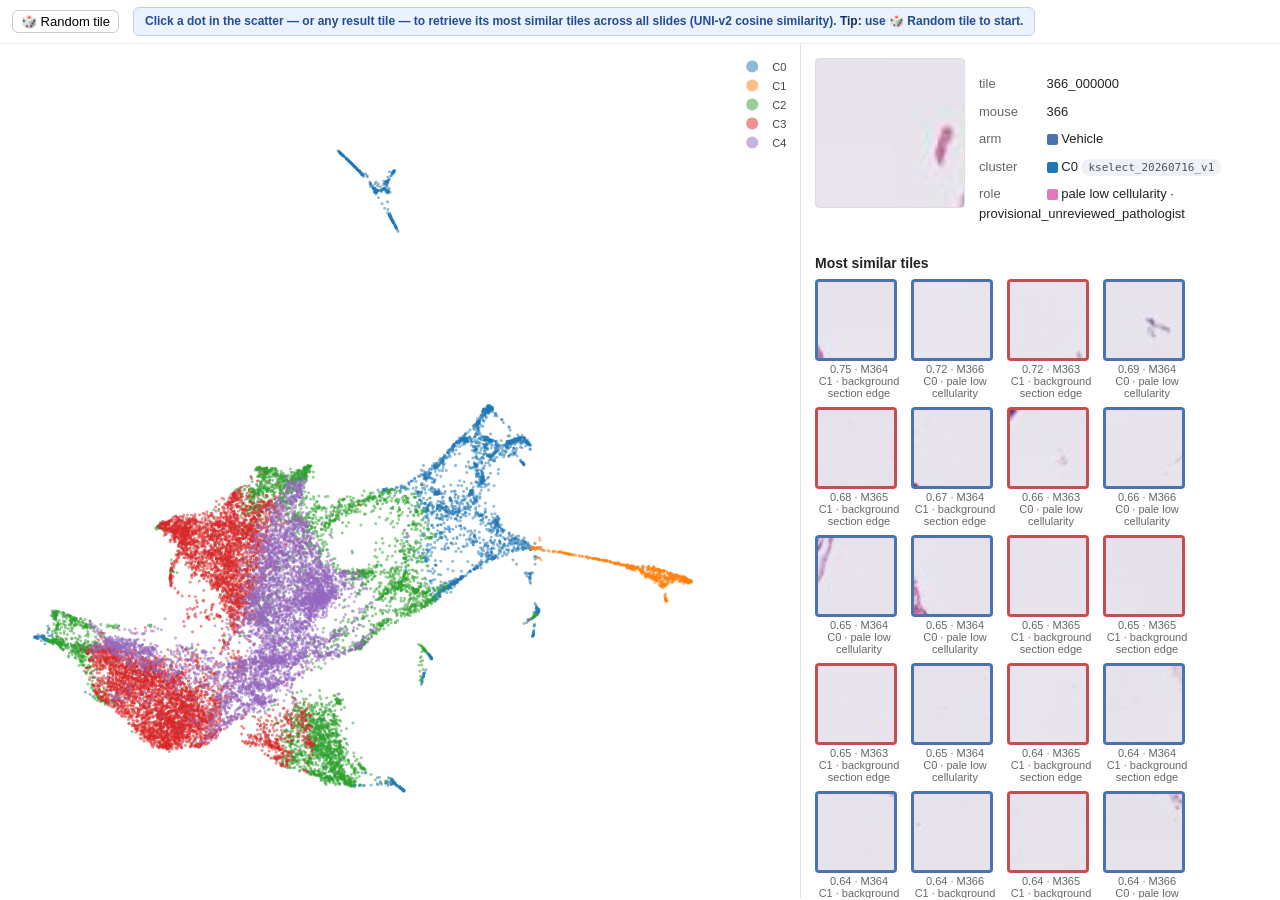
<file: similarity_embed.html>
<!doctype html><html><head><meta charset="utf-8">
<title>Similarity · UNI-v2 explorer</title><link rel="stylesheet" href="style.css?v=20260825175521">
<script src="https://cdn.plot.ly/plotly-2.32.0.min.js"></script></head>
<body class="embed">
<div class="controls" style="padding:8px 18px;border-bottom:1px solid #eee">
  <button id="rand">🎲 Random tile</button>
  <span class="hint">Click a dot in the scatter — or any result tile — to retrieve its most similar tiles across all slides (UNI-v2 cosine similarity). <b>Tip:</b> use 🎲 Random tile to start.</span>
</div>
<div class="wrap">
  <div id="plot"></div>
  <div class="side" style="width:420px">
    <div style="display:flex;gap:14px;align-items:flex-start">
      <div><div id="qtile" class="tile" style="width:150px;height:150px"></div></div>
      <div id="qinfo" class="kv" style="color:#999">Pick a tile…</div>
    </div>
    <h3 style="font-size:14px;margin:16px 0 8px">Most similar tiles</h3>
    <div id="grid" class="grid"></div>
  </div>
</div>
<script src="app.js?v=20260825175521"></script>
<script>
let M, KNN, GD = document.getElementById("plot");
function nbrs(gi){ const k=KNN.k, s=gi*k;
  return {idx: KNN.idx.slice(s,s+k), sim: KNN.sim.slice(s,s+k)}; }
function showQuery(gi){
  atlasStyle(document.getElementById("qtile"), gi, M, 150);
  const c=M.cluster[gi],role=M.cluster_role?M.cluster_role[gi]:null,d=clusterDef(M,c);
  document.getElementById("qinfo").innerHTML =
    `<div class="kv"><b>tile</b> ${M.tile_id[gi]}</div>`+
    `<div class="kv"><b>mouse</b> ${M.mouse[gi]}</div>`+
    `<div class="kv"><b>arm</b> <span class="swatch" style="background:${armColor(M.arms[gi])}"></span> ${M.arms[gi]}</div>`+
    `<div class="kv"><b>cluster</b> <span class="swatch" style="background:${clusterColor(c)}"></span> C${c} <span class="runbadge">${esc(runId(M))}</span></div>`+
    `<div class="kv"><b>role</b> <span class="swatch" style="background:${roleColor(role)}"></span> ${esc(roleLabel(role))} · ${esc(d.semantic_support||"unreviewed")}</div>`;
  const g=document.getElementById("grid"); g.innerHTML="";
  const {idx,sim}=nbrs(gi);
  idx.forEach((ni,j)=>{
    const cell=document.createElement("div"); cell.className="cell";
    const th=document.createElement("div"); th.className="thumb";
    atlasStyle(th, ni, M, 82); th.style.borderColor=armColor(M.arms[ni]);
    const cap=document.createElement("div"); cap.className="cap";
    cap.innerHTML=`${sim[j].toFixed(2)} · M${M.mouse[ni]}<br>C${M.cluster[ni]} · ${esc(roleLabel(M.cluster_role?M.cluster_role[ni]:null))}`;
    cell.appendChild(th); cell.appendChild(cap);
    cell.onclick=()=>showQuery(ni);
    g.appendChild(cell);
  });
}
function draw(){
  const tr=[], k=kOf(M);
  for(let c=0;c<k;c++){
    const xs=[],ys=[],cd=[];
    for(let i=0;i<M.n;i++) if(M.cluster[i]===c){ xs.push(M.umap_x[i]); ys.push(M.umap_y[i]); cd.push(i); }
    tr.push({x:xs,y:ys,customdata:cd,mode:"markers",type:"scattergl",name:"C"+c,
      marker:{size:3,opacity:0.5,color:clusterColor(c)}});
  }
  Plotly.react(GD, tr, {hovermode:"closest",margin:{l:8,r:8,t:8,b:8},
    ...aspectRanges(M.umap_x,M.umap_y,GD,0.08),dragmode:"pan",
    legend:{itemsizing:"constant",font:{size:11}}},
    {responsive:true,scrollZoom:true,displaylogo:false});
}
(async()=>{
  try{M=await loadJSON("assets/meta.json");KNN=await loadJSON("assets/knn.json");}catch(e){document.querySelector(".wrap").innerHTML=`<div class="unavailable"><b>Similarity explorer unavailable.</b> ${esc(e.message)}</div>`;return;}
  try{assertTileAssetAlignment(M,KNN);}catch(e){document.querySelector(".wrap").innerHTML=`<div class="unavailable"><b>Similarity explorer unavailable.</b> ${esc(e.message)}</div>`;return;}
  draw();
  GD.on("plotly_click", d=> showQuery(d.points[0].customdata));
  document.getElementById("rand").onclick=()=> showQuery(Math.floor(Math.random()*M.n));
  showQuery(0);
})();
</script></body></html>
</file>
<file: style.css>
:root{ --fg:#222; --muted:#666; --line:#e3e3e3; --accent:#4C72B0; }
*{ box-sizing:border-box; }
body{ font-family:Arial,"Liberation Sans","Nimbus Sans",Helvetica,sans-serif;
  color:var(--fg); margin:0; }
header{ padding:10px 18px; border-bottom:1px solid var(--line); display:flex;
  align-items:center; gap:18px; flex-wrap:wrap; }
header h1{ font-size:16px; margin:0; font-weight:700; }
header .crumbs a{ color:var(--accent); text-decoration:none; margin-right:12px; font-size:13px; }
.cohort-switcher{display:flex;align-items:center;gap:7px;padding:5px 8px;border:1px solid #ccd7e5;
  border-radius:7px;background:#f7faff;font-size:12px;color:#40516b}
.cohort-switcher label{font-weight:700;color:#244c93}.cohort-switcher select{min-width:92px;padding:3px 7px}
.cohort-context{max-width:180px;color:#64748b;line-height:1.25}
.banner{ background:#fff7e6; border:1px solid #ffe1a8; color:#7a5b00;
  font-size:12px; padding:6px 12px; border-radius:6px; }
.hint{ background:#eaf1ff; border:1px solid #b9d0ff; color:#244c93; font-weight:600;
  font-size:12px; padding:5px 11px; border-radius:6px; line-height:1.45; }
.hint b{ color:#142f5e; }
.unavailable{margin:10px;padding:10px 12px;border:1px solid #e6c36a;border-radius:6px;
  background:#fff8e7;color:#70520a;font-size:12.5px;line-height:1.5}
.runbadge{display:inline-block;padding:2px 7px;border-radius:999px;background:#eef1f5;color:#4b5563;
  font:11px ui-monospace,SFMono-Regular,Menlo,monospace;white-space:nowrap}
.reviewbadge{display:inline-block;padding:2px 7px;border-radius:999px;background:#f1f5f9;color:#475569;font-size:11px}
.reviewbadge.reviewed{background:#e3f4e7;color:#1c6b34}.reviewbadge.warn{background:#fff3d6;color:#8a5a00}
.controls{ display:flex; gap:14px; align-items:center; font-size:13px; flex-wrap:wrap; }
.controls label{ color:var(--muted); margin-right:4px; }
select,button{ font:inherit; padding:3px 8px; border:1px solid #ccc; border-radius:6px;
  background:#fff; cursor:pointer; }
.wrap{ display:flex; height:calc(100vh - 58px); }
#plot{ flex:1 1 auto; min-width:0; }
.side{ width:480px; flex:0 0 480px; border-left:1px solid var(--line); padding:14px; overflow:auto; }
.paneltop{ display:flex; gap:12px; align-items:flex-start; }
.heathead{ display:flex; justify-content:space-between; align-items:center;
  margin:16px 0 6px; font-size:13px; color:var(--muted); }
.heathead input[type=range]{ vertical-align:middle; width:90px; }
.heatwrap{ position:relative; width:100%; line-height:0; border:1px solid var(--line); border-radius:4px; overflow:hidden; }
#heatBase{ position:relative; width:100%; display:block; }
#heatOver{ position:absolute; top:0; left:0; width:100%; display:block; }
.marker{ position:absolute; border:2px solid #00e5ff;
  box-shadow:0 0 0 1.6px rgba(0,0,0,.85), 0 0 6px rgba(0,229,255,.8);
  border-radius:2px; pointer-events:none; display:none; }
/* scatter page: small scatter (left, tile card floats over it) + 2x2 heatmaps fill the right */
.layout2{ display:grid; grid-template-columns:38% 62%; gap:8px;
  height:calc(100vh - 142px); min-height:620px; padding:8px; }
.plotwrap{ position:relative; min-width:0; border:1px solid var(--line); border-radius:6px; overflow:hidden; }
.plotwrap #plot{ position:absolute; inset:0; }
#tilecard{ position:absolute; top:8px; left:8px; z-index:6; pointer-events:none;
  display:flex; gap:10px; align-items:flex-start; max-width:330px;
  background:rgba(255,255,255,.94); border:1px solid var(--line); border-radius:8px;
  padding:8px; box-shadow:0 2px 12px rgba(0,0,0,.14); }
.heatside{ grid-column:2; display:flex; flex-direction:column; min-width:0; min-height:0; }
.overlaybar{ display:flex; align-items:center; gap:12px; margin-bottom:8px; padding:9px 14px;
  background:#eaf1ff; border:1px solid #b9d0ff; border-radius:9px; }
.overlaybar .olabel{ font-weight:700; color:#244c93; font-size:13px; white-space:nowrap; }
.overlaybar input[type=range]{ flex:1; accent-color:#244c93; height:6px; }
.overlaybar .oval{ font-variant-numeric:tabular-nums; color:#244c93; font-weight:700;
  width:44px; text-align:right; }
.heatgrid2{ flex:1; display:grid; grid-template-columns:1fr 1fr; grid-template-rows:1fr 1fr;
  gap:8px; min-height:0; }
.hpanel{ position:relative; border:1px solid var(--line); border-radius:6px; padding:5px;
  display:flex; flex-direction:column; min-height:0; min-width:0;
  opacity:.9; transition:opacity .1s, box-shadow .1s; }
.hpanel.active{ opacity:1; box-shadow:0 0 0 2px var(--hl) inset; }
.hlabel{ font-size:12px; color:var(--fg); margin-bottom:4px; white-space:nowrap; }
.hbox{ position:relative; flex:1; min-height:0; }
.hbase,.hover{ position:absolute; top:0; left:0; width:100%; height:100%; object-fit:contain; }
.hcanvas{position:absolute;top:0;left:0;width:100%;height:100%;object-fit:contain;pointer-events:none}
.hmark{ position:absolute; border:2px solid #00e5ff;
  box-shadow:0 0 0 1.6px rgba(0,0,0,.85), 0 0 7px rgba(0,229,255,.9);
  border-radius:2px; pointer-events:none; display:none; }
.tile{ background:#f3f3f3; border:1px solid #ddd; border-radius:4px; }
.kv{ font-size:13px; color:var(--fg); margin:8px 0; line-height:1.5; }
.kv b{ color:var(--muted); font-weight:400; display:inline-block; width:64px; }
.swatch{ display:inline-block; width:11px; height:11px; border-radius:2px; vertical-align:middle; }
.grid{ display:flex; flex-wrap:wrap; gap:8px; }
.cell{ width:88px; cursor:pointer; text-align:center; }
.cell .thumb{ border:3px solid #ccc; border-radius:4px; }
.cell .cap{ font-size:11px; color:var(--muted); margin-top:2px; }
body.embed{ overflow:hidden; }
body.embed .controls{ padding:7px 12px!important; }
body.embed .layout2{ grid-template-columns:44% 56%; height:calc(100vh - 112px); min-height:520px; padding:6px; }
body.embed .wrap{ height:calc(100vh - 46px); }
.home{ max-width:820px; margin:30px auto; padding:0 20px; line-height:1.6; }
.home .cards{ display:grid; grid-template-columns:1fr 1fr; gap:16px; margin-top:20px; }
.card{ border:1px solid var(--line); border-radius:10px; padding:16px;
  text-decoration:none; color:inherit; transition:box-shadow .15s; }
.card:hover{ box-shadow:0 3px 14px rgba(0,0,0,.08); }
.card h3{ margin:0 0 6px; color:var(--accent); }
.card p{ margin:0; font-size:13px; color:var(--muted); }
.science-list{display:grid;grid-template-columns:1fr 1fr;gap:12px;margin:16px 0}
.science-item{border:1px solid var(--line);border-radius:8px;padding:12px 14px;background:#fff}
.science-item h3{font-size:14px;margin:0 0 6px;color:#1a2b4a}.science-item p{font-size:13px;line-height:1.55;margin:4px 0;color:#444}
.filter-note{font-size:11.5px;color:#64748b;line-height:1.4}
@media(max-width:900px){.science-list{grid-template-columns:1fr}.cohort-context{display:none}}
table.meta{ font-size:13px; border-collapse:collapse; margin-top:8px; }
table.meta td{ padding:2px 10px 2px 0; }
</file>
